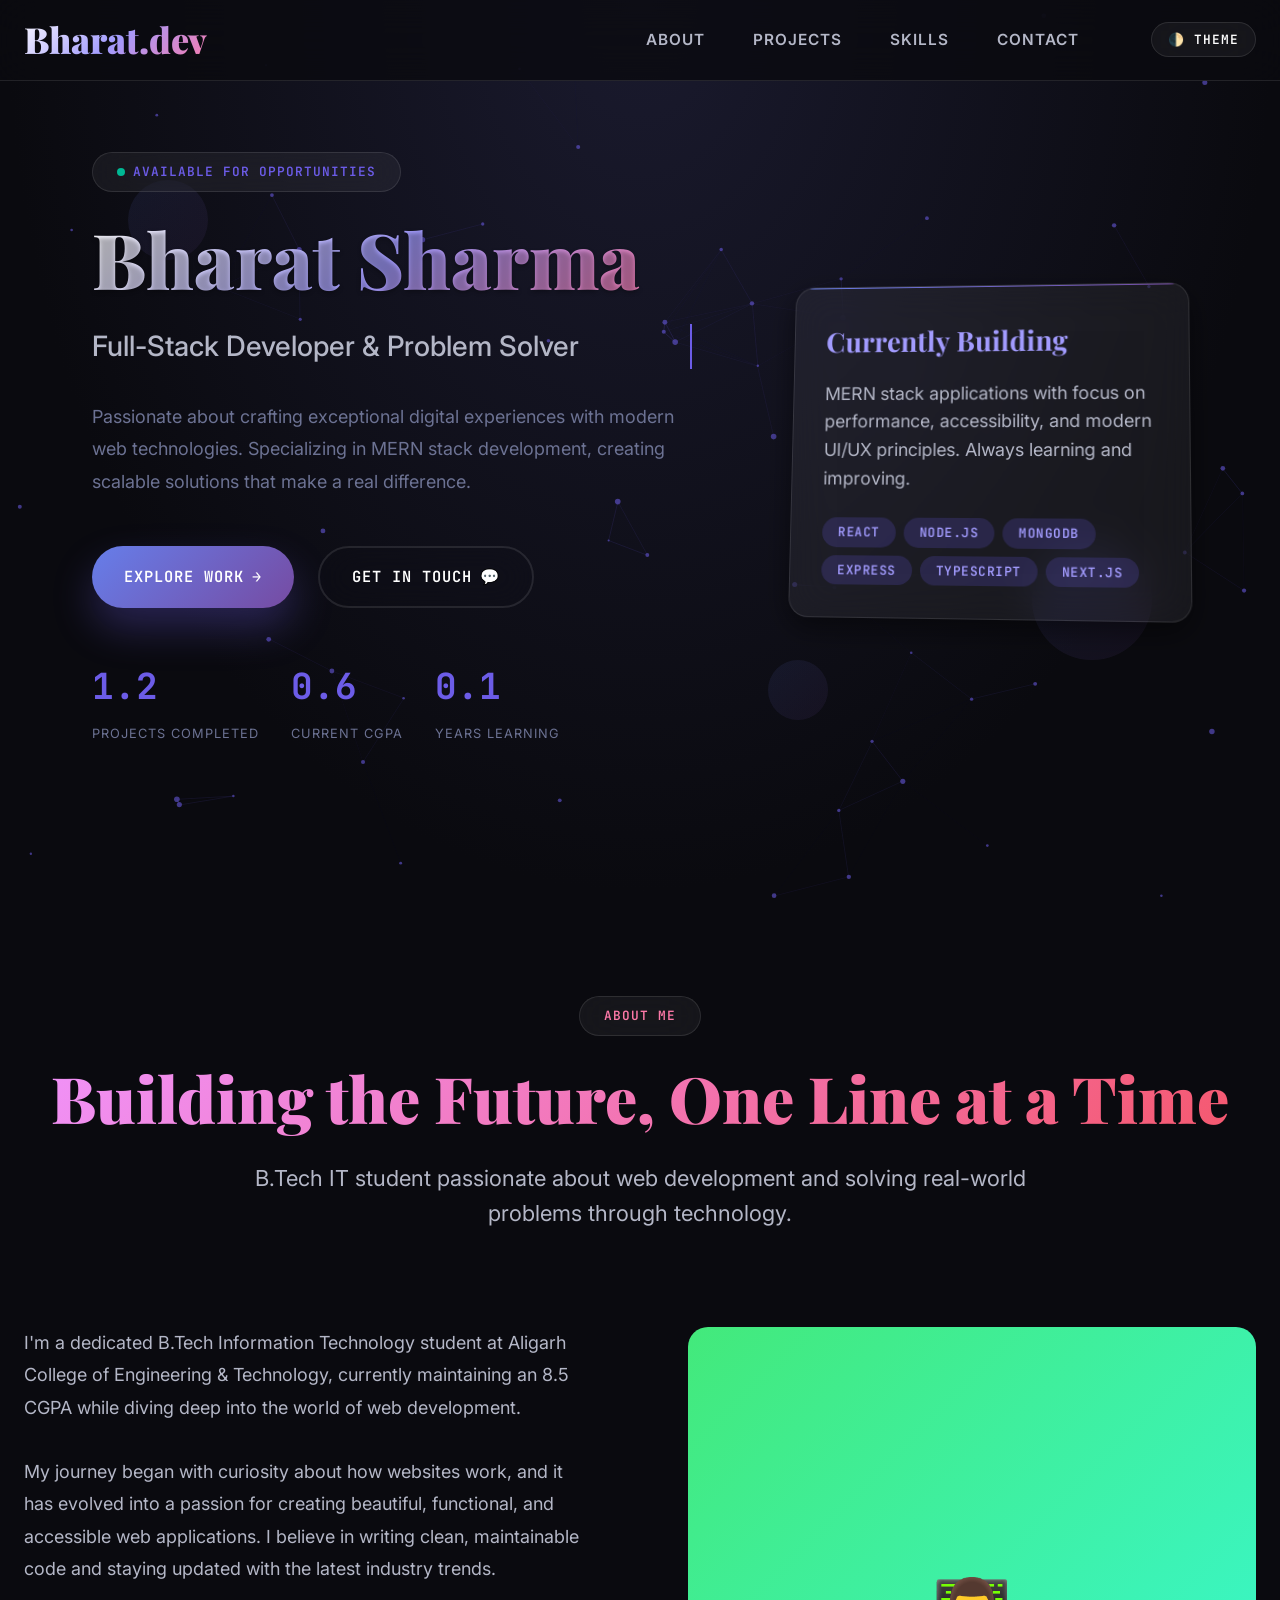
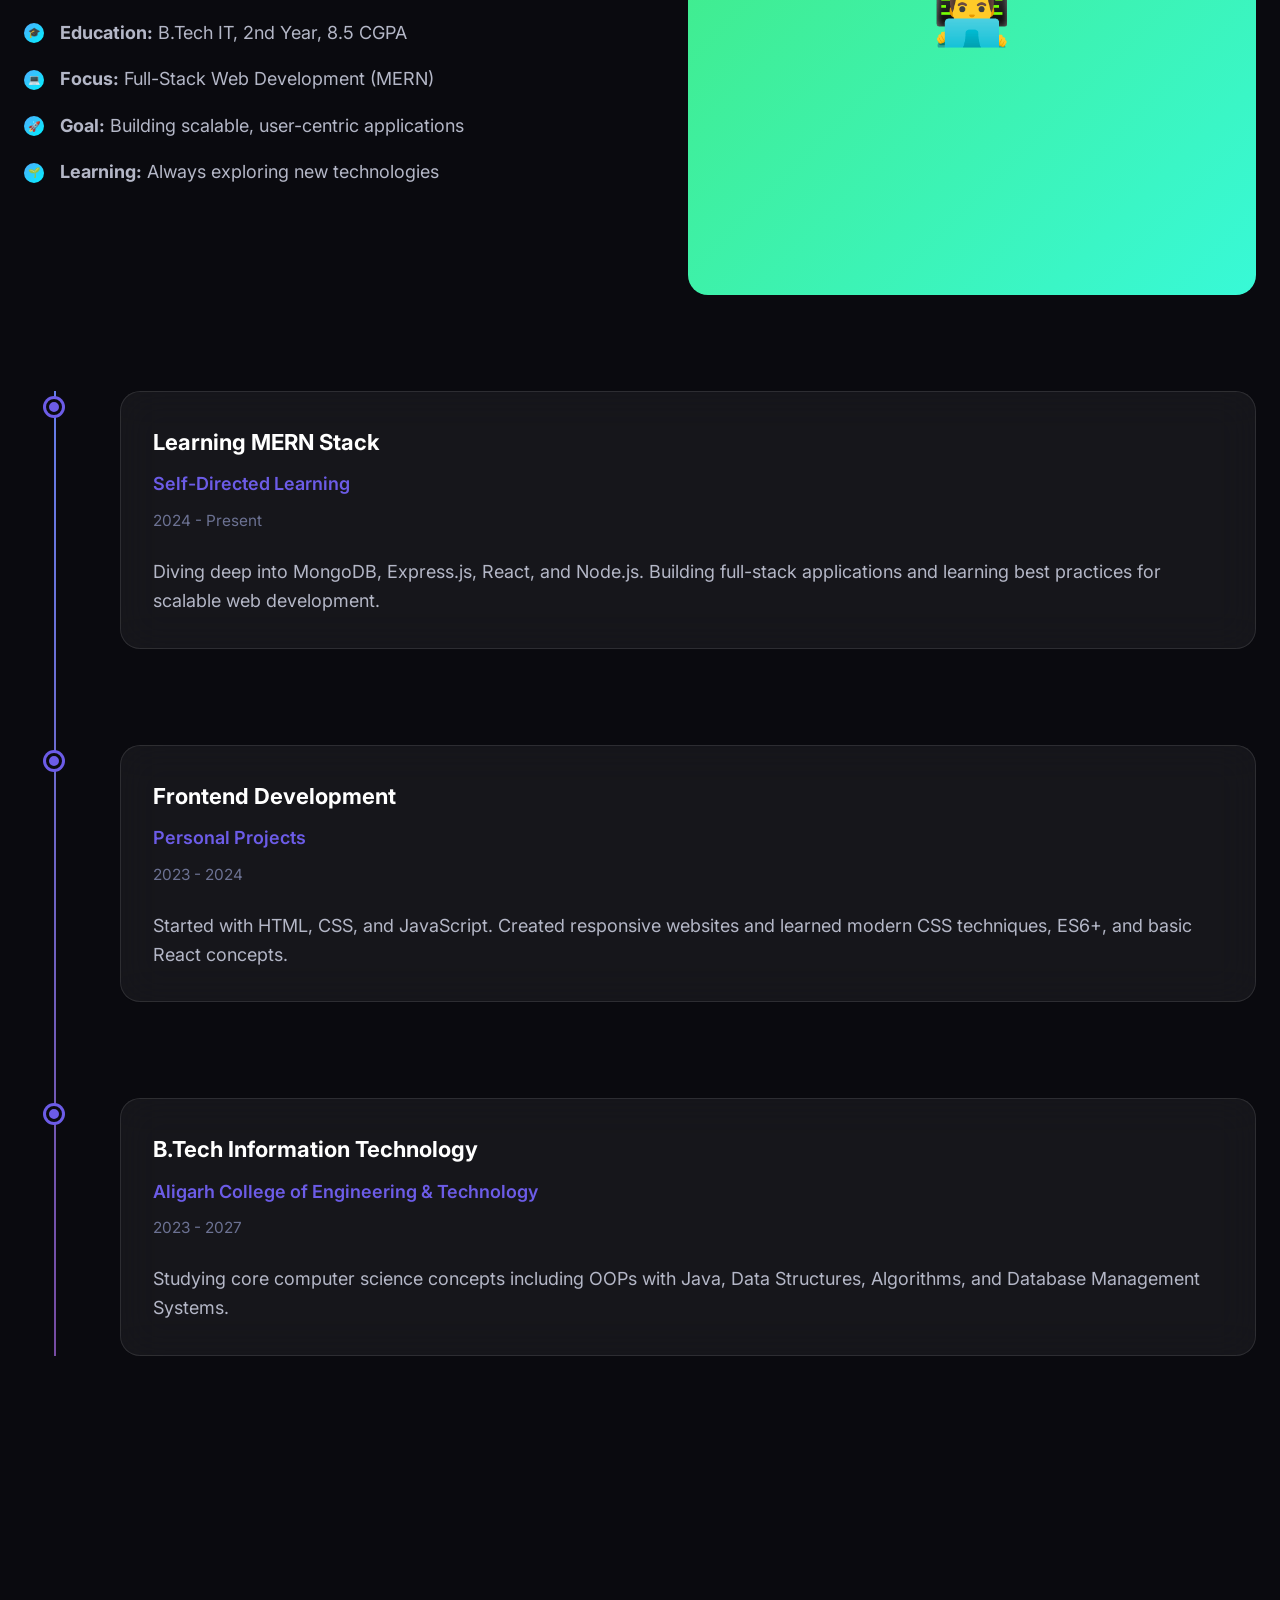
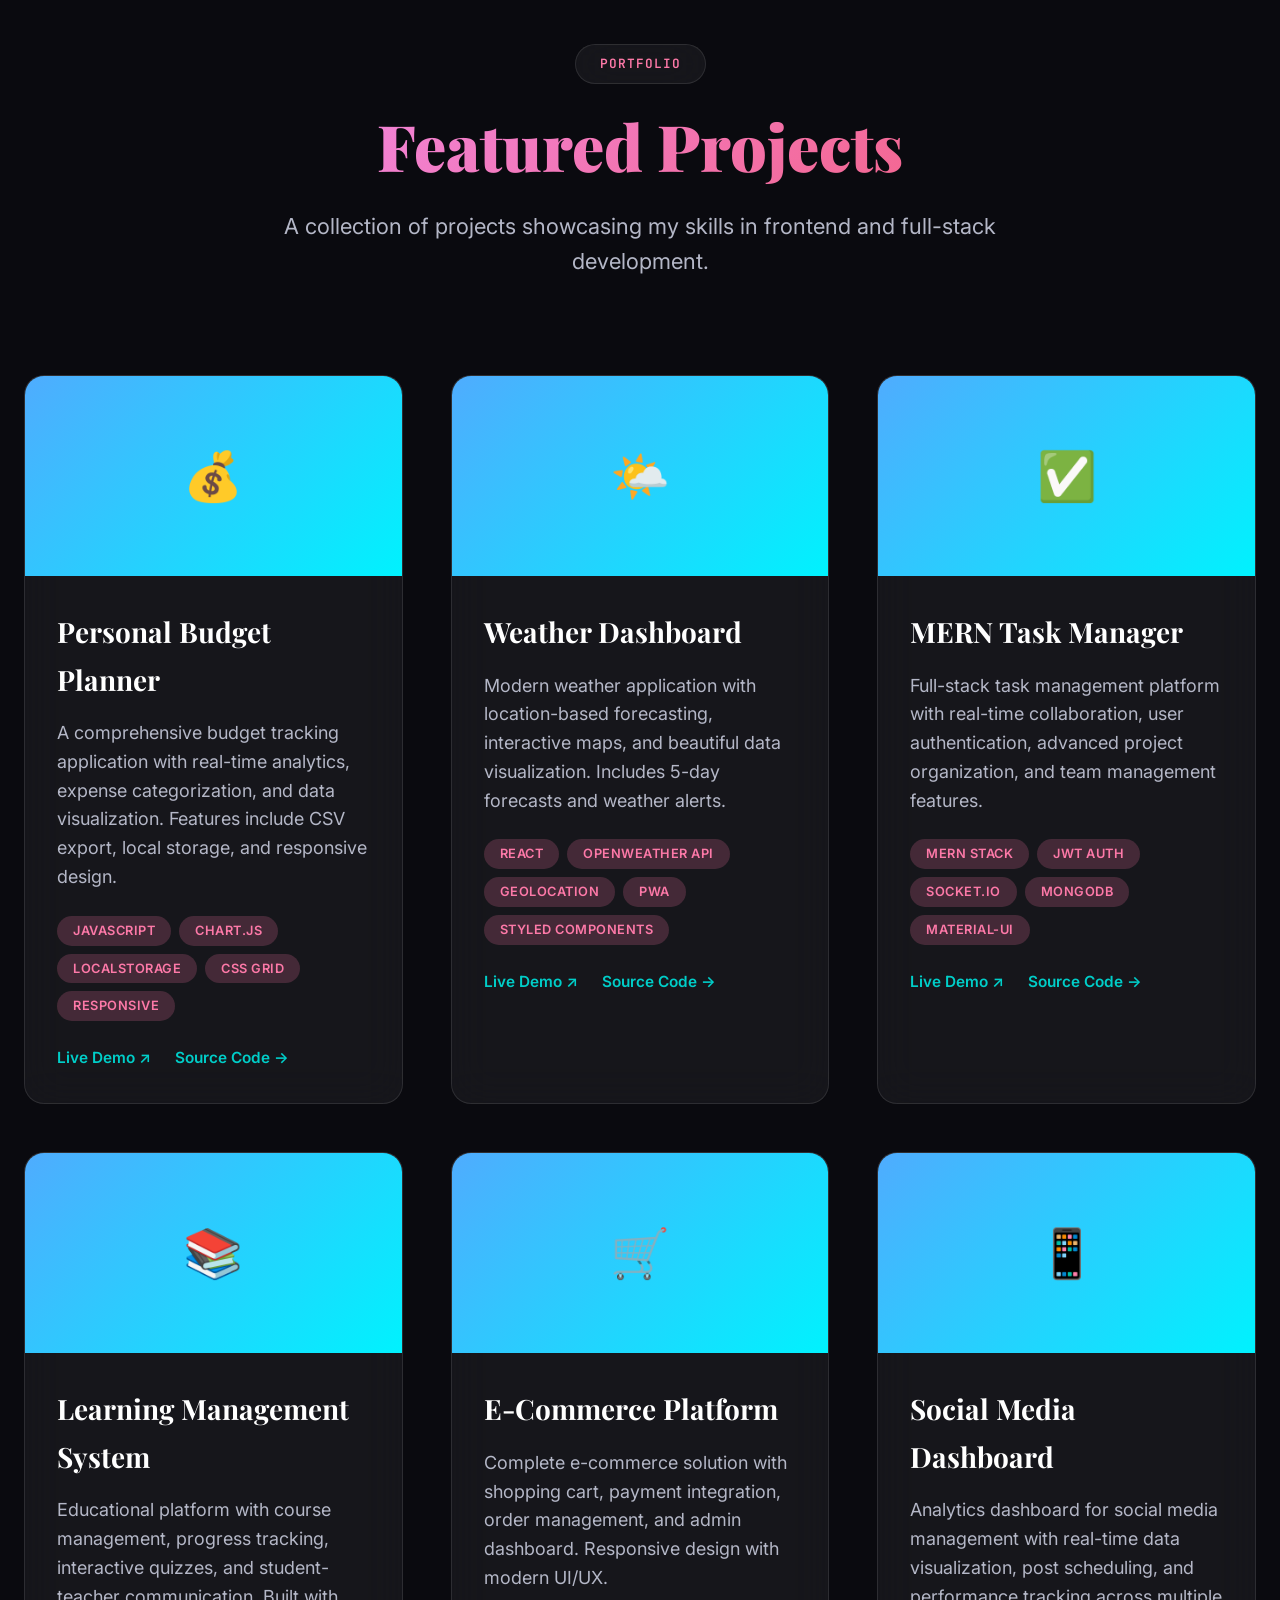
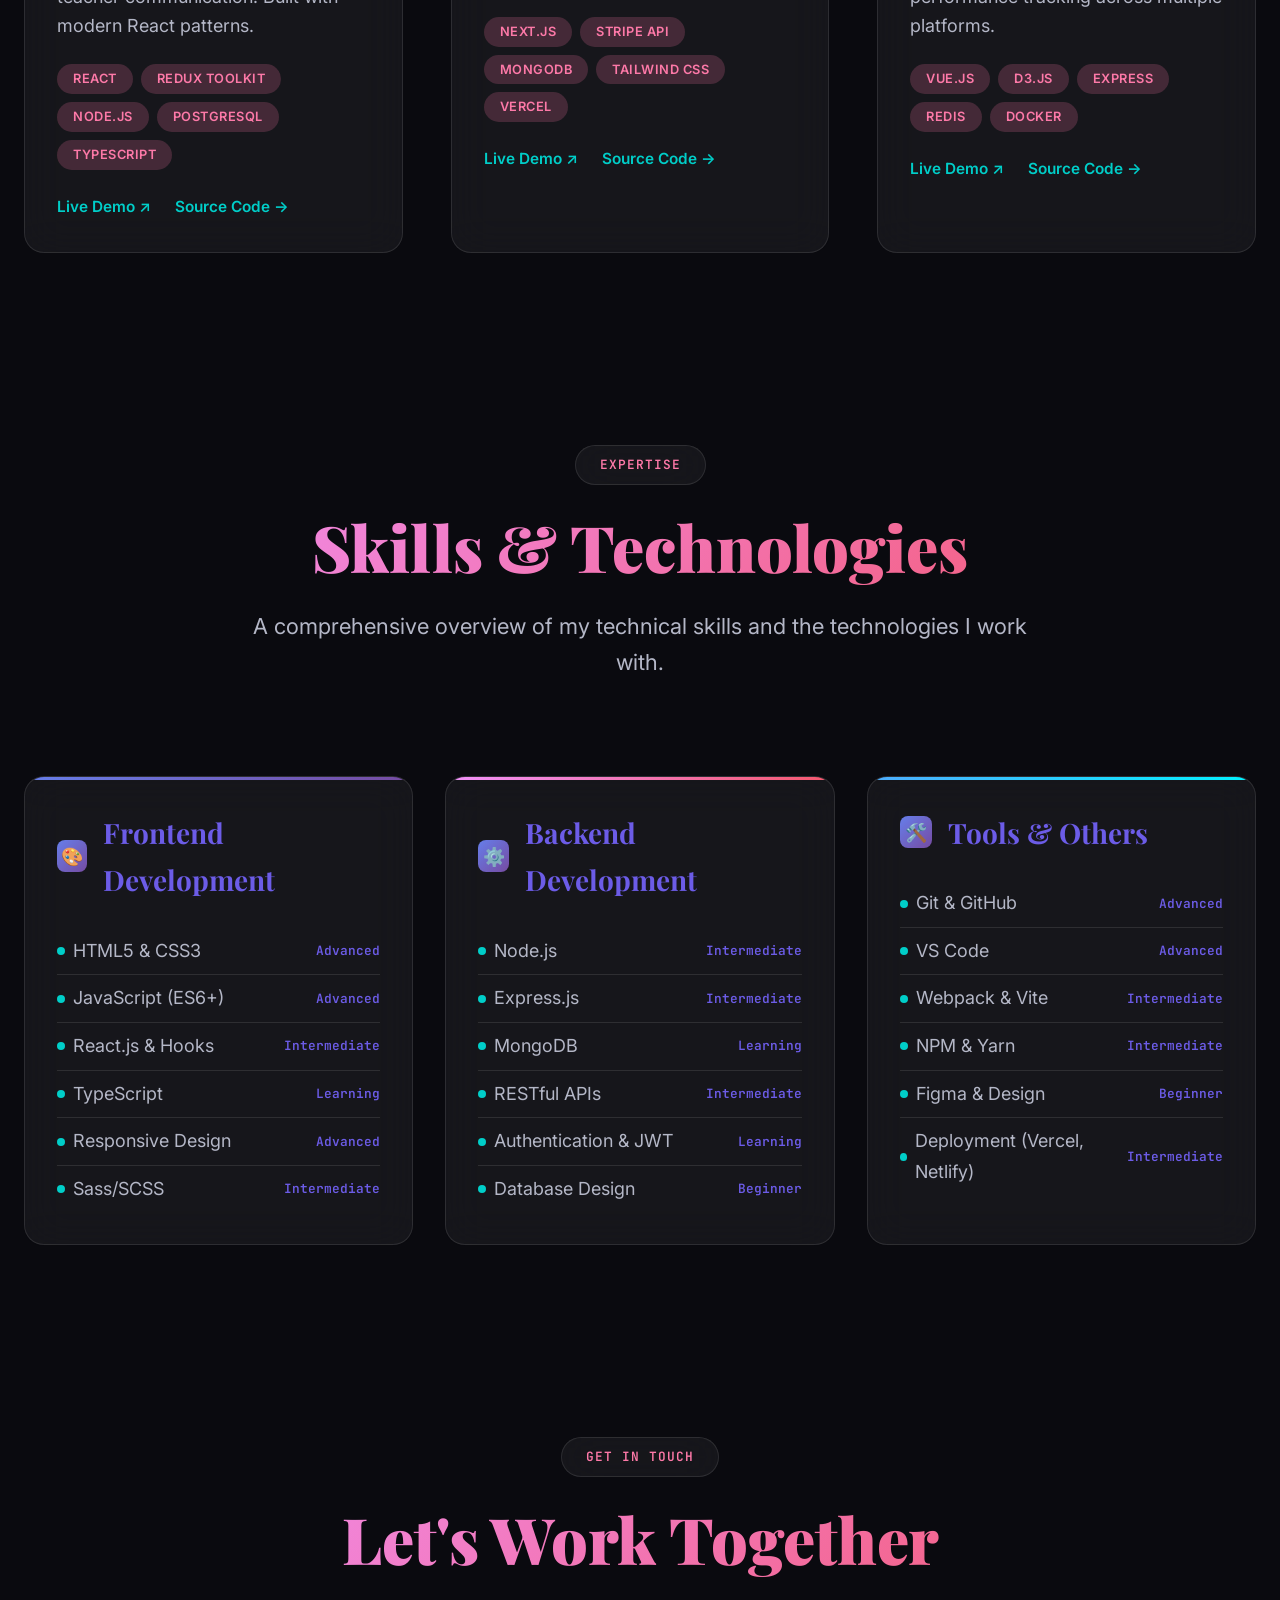
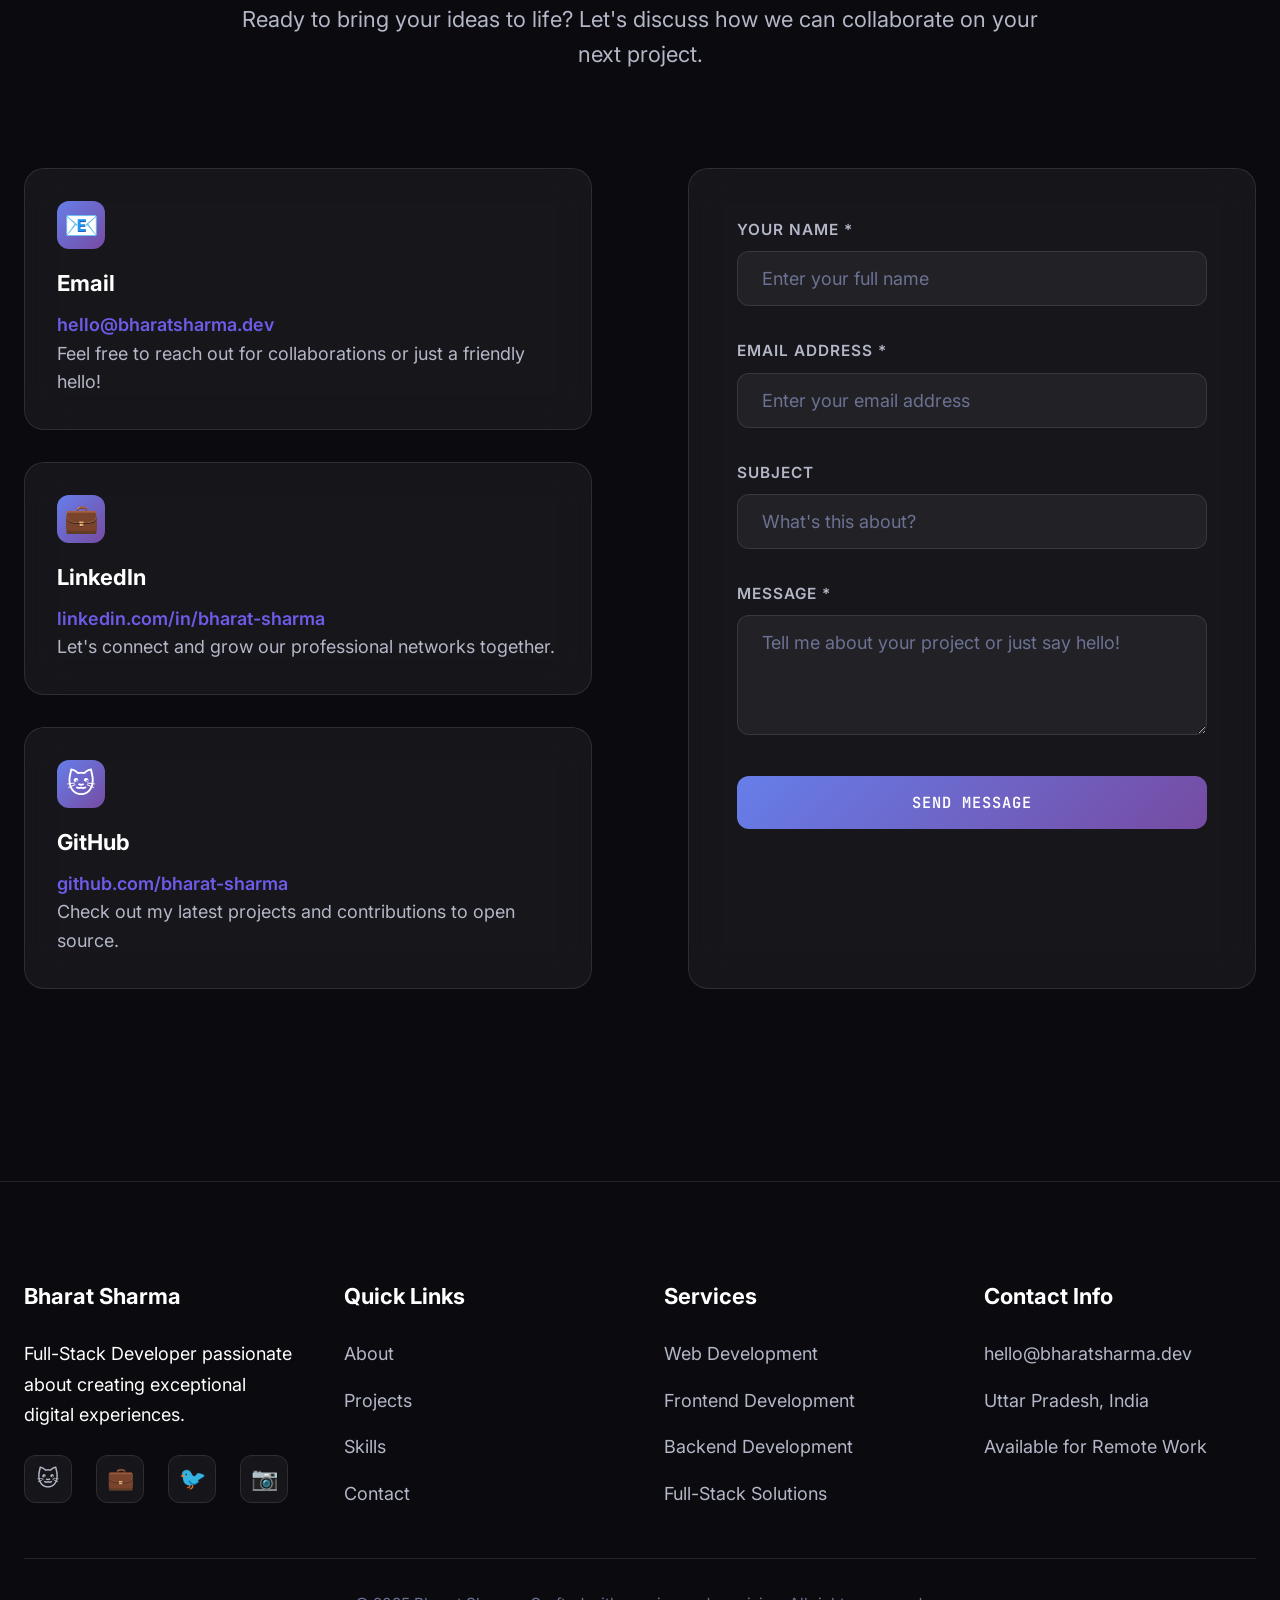
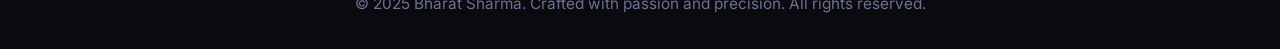
<file: Portfolio.html>
<!DOCTYPE html>
<html lang="en">
<head>
  <meta charset="utf-8">
  <meta name="viewport" content="width=device-width, initial-scale=1, viewport-fit=cover">
  <title>Bharat Sharma — Elite Developer Portfolio</title>
  <meta name="description" content="Bharat Sharma - Full-stack developer crafting exceptional digital experiences with modern web technologies.">
  <meta name="keywords" content="developer, web development, MERN stack, React, Node.js, portfolio">
  <meta name="author" content="Bharat Sharma">
  
  <!-- Open Graph Meta Tags -->
  <meta property="og:title" content="Bharat Sharma — Elite Developer Portfolio">
  <meta property="og:description" content="Full-stack developer crafting exceptional digital experiences">
  <meta property="og:type" content="website">
  <meta property="og:url" content="https://bharatsharma.dev">
  <meta property="og:image" content="https://bharatsharma.dev/preview.jpg">
  
  <!-- Twitter Card Meta Tags -->
  <meta name="twitter:card" content="summary_large_image">
  <meta name="twitter:title" content="Bharat Sharma — Elite Developer Portfolio">
  <meta name="twitter:description" content="Full-stack developer crafting exceptional digital experiences">
  <meta name="twitter:image" content="https://bharatsharma.dev/preview.jpg">
  
  <!-- Favicon -->
  <link rel="icon" type="image/svg+xml" href="data:image/svg+xml,<svg xmlns='http://www.w3.org/2000/svg' viewBox='0 0 100 100'><text y='.9em' font-size='90'>💻</text></svg>">
  
  <!-- Preload Critical Resources -->
  <link rel="preconnect" href="https://fonts.gstatic.com" crossorigin>
  <link rel="preload" href="https://fonts.googleapis.com/css2?family=Inter:wght@300;400;500;600;700;800;900&family=JetBrains+Mono:wght@400;500;600;700&family=Playfair+Display:wght@400;700;900&display=swap" as="style">
  <link href="https://fonts.googleapis.com/css2?family=Inter:wght@300;400;500;600;700;800;900&family=JetBrains+Mono:wght@400;500;600;700&family=Playfair+Display:wght@400;700;900&display=swap" rel="stylesheet">
  
  <!-- PWA Manifest -->
  <link rel="manifest" href="data:application/json,{
    'name': 'Bharat Sharma Portfolio',
    'short_name': 'Bharat.dev',
    'start_url': '/',
    'display': 'standalone',
    'background_color': '#0a0a0f',
    'theme_color': '#6c5ce7'
  }">
  
  <style>
    /* CSS Custom Properties & Base Styles */
    :root {
      /* Color Palette */
      --primary-bg: #0a0a0f;
      --secondary-bg: #1a1a2e;
      --accent-bg: #16213e;
      --glass-bg: rgba(255, 255, 255, 0.05);
      --glass-border: rgba(255, 255, 255, 0.1);
      --text-primary: #ffffff;
      --text-secondary: #b4b7c7;
      --text-muted: #6c7293;
      --accent-primary: #6c5ce7;
      --accent-secondary: #a29bfe;
      --accent-tertiary: #fd79a8;
      --accent-quaternary: #00cec9;
      --accent-success: #00b894;
      --accent-warning: #fdcb6e;
      --accent-error: #e17055;
      
      /* Gradients */
      --gradient-primary: linear-gradient(135deg, #667eea 0%, #764ba2 100%);
      --gradient-secondary: linear-gradient(135deg, #f093fb 0%, #f5576c 100%);
      --gradient-tertiary: linear-gradient(135deg, #4facfe 0%, #00f2fe 100%);
      --gradient-quaternary: linear-gradient(135deg, #43e97b 0%, #38f9d7 100%);
      --gradient-text: linear-gradient(135deg, #ffffff 0%, #a29bfe 50%, #fd79a8 100%);
      --gradient-card: linear-gradient(135deg, rgba(255,255,255,0.1) 0%, rgba(255,255,255,0.05) 100%);
      
      /* Shadows */
      --shadow-primary: 0 20px 40px rgba(108, 92, 231, 0.3);
      --shadow-secondary: 0 10px 30px rgba(0, 0, 0, 0.5);
      --shadow-tertiary: 0 5px 15px rgba(0, 0, 0, 0.3);
      --shadow-glow: 0 0 20px rgba(108, 92, 231, 0.5);
      --shadow-text: 0 2px 4px rgba(0, 0, 0, 0.3);
      
      /* Border Radius */
      --radius-sm: 8px;
      --radius-md: 12px;
      --radius-lg: 20px;
      --radius-xl: 30px;
      --radius-full: 9999px;
      
      /* Transitions */
      --transition-fast: 0.15s cubic-bezier(0.4, 0, 0.2, 1);
      --transition-medium: 0.3s cubic-bezier(0.4, 0, 0.2, 1);
      --transition-slow: 0.6s cubic-bezier(0.4, 0, 0.2, 1);
      --transition-bounce: 0.5s cubic-bezier(0.68, -0.55, 0.265, 1.55);
      
      /* Spacing */
      --space-xs: 4px;
      --space-sm: 8px;
      --space-md: 16px;
      --space-lg: 24px;
      --space-xl: 32px;
      --space-2xl: 48px;
      --space-3xl: 64px;
      --space-4xl: 96px;
      
      /* Typography */
      --font-size-xs: clamp(12px, 1vw, 14px);
      --font-size-sm: clamp(14px, 1.2vw, 16px);
      --font-size-base: clamp(16px, 1.5vw, 18px);
      --font-size-lg: clamp(18px, 2vw, 22px);
      --font-size-xl: clamp(20px, 2.5vw, 28px);
      --font-size-2xl: clamp(24px, 3vw, 36px);
      --font-size-3xl: clamp(28px, 4vw, 48px);
      --font-size-4xl: clamp(32px, 5vw, 64px);
      --font-size-5xl: clamp(40px, 6vw, 80px);
      
      /* Z-Index Scale */
      --z-dropdown: 1000;
      --z-sticky: 1010;
      --z-fixed: 1020;
      --z-modal-backdrop: 1030;
      --z-modal: 1040;
      --z-popover: 1050;
      --z-tooltip: 1060;
      --z-toast: 1070;
    }
    
    /* Light Theme */
    [data-theme="light"] {
      --primary-bg: #ffffff;
      --secondary-bg: #f8fafc;
      --accent-bg: #e2e8f0;
      --glass-bg: rgba(0, 0, 0, 0.05);
      --glass-border: rgba(0, 0, 0, 0.1);
      --text-primary: #1a202c;
      --text-secondary: #4a5568;
      --text-muted: #718096;
      --shadow-primary: 0 20px 40px rgba(108, 92, 231, 0.2);
      --shadow-secondary: 0 10px 30px rgba(0, 0, 0, 0.1);
      --shadow-tertiary: 0 5px 15px rgba(0, 0, 0, 0.08);
    }
    
    /* Reset & Base Styles */
    *, *::before, *::after {
      box-sizing: border-box;
      margin: 0;
      padding: 0;
    }
    
    html {
      scroll-behavior: smooth;
      overflow-x: hidden;
      scroll-padding-top: 80px;
    }
    
    body {
      font-family: 'Inter', system-ui, -apple-system, BlinkMacSystemFont, sans-serif;
      background-color: var(--primary-bg);
      color: var(--text-primary);
      line-height: 1.7;
      overflow-x: hidden;
      font-size: var(--font-size-base);
      -webkit-font-smoothing: antialiased;
      -moz-osx-font-smoothing: grayscale;
      text-rendering: optimizeLegibility;
      transition: background-color var(--transition-medium), color var(--transition-medium);
    }
    
    /* Improved Scrollbar */
    ::-webkit-scrollbar {
      width: 8px;
      height: 8px;
    }
    
    ::-webkit-scrollbar-track {
      background: var(--secondary-bg);
    }
    
    ::-webkit-scrollbar-thumb {
      background: var(--gradient-primary);
      border-radius: var(--radius-full);
      border: 2px solid var(--secondary-bg);
    }
    
    ::-webkit-scrollbar-thumb:hover {
      background: var(--gradient-secondary);
    }
    
    /* Selection Styles */
    ::selection {
      background: var(--accent-primary);
      color: white;
    }
    
    /* Focus Styles */
    :focus-visible {
      outline: 2px solid var(--accent-primary);
      outline-offset: 2px;
      border-radius: var(--radius-sm);
    }
    
    /* Loading Screen */
    .loading-screen {
      position: fixed;
      top: 0;
      left: 0;
      width: 100%;
      height: 100%;
      background: var(--primary-bg);
      display: flex;
      flex-direction: column;
      align-items: center;
      justify-content: center;
      z-index: var(--z-modal);
      transition: opacity var(--transition-slow), visibility var(--transition-slow);
    }
    
    .loading-screen.hidden {
      opacity: 0;
      visibility: hidden;
    }
    
    .loader {
      width: 60px;
      height: 60px;
      border: 3px solid transparent;
      border-top: 3px solid var(--accent-primary);
      border-radius: 50%;
      animation: spin 1s linear infinite;
      margin-bottom: var(--space-lg);
    }
    
    .loading-text {
      font-family: 'JetBrains Mono', monospace;
      font-size: var(--font-size-sm);
      color: var(--text-secondary);
      text-transform: uppercase;
      letter-spacing: 2px;
      animation: pulse 2s ease-in-out infinite;
    }
    
    @keyframes spin {
      0% { transform: rotate(0deg); }
      100% { transform: rotate(360deg); }
    }
    
    @keyframes pulse {
      0%, 100% { opacity: 1; }
      50% { opacity: 0.5; }
    }
    
    /* Neural Network Background */
    .neural-bg {
      position: fixed;
      top: 0;
      left: 0;
      width: 100%;
      height: 100%;
      z-index: -2;
      background: radial-gradient(ellipse at top, var(--secondary-bg) 0%, var(--primary-bg) 70%);
      transition: background var(--transition-medium);
    }
    
    #neural-canvas {
      position: fixed;
      top: 0;
      left: 0;
      width: 100%;
      height: 100%;
      z-index: -1;
      pointer-events: none;
      opacity: 0.8;
      transition: opacity var(--transition-medium);
    }
    
    /* Floating Elements */
    .floating-shapes {
      position: fixed;
      top: 0;
      left: 0;
      width: 100%;
      height: 100%;
      z-index: -1;
      pointer-events: none;
      overflow: hidden;
    }
    
    .floating-shape {
      position: absolute;
      background: var(--gradient-primary);
      border-radius: 50%;
      opacity: 0.1;
      animation: float 20s ease-in-out infinite;
    }
    
    .floating-shape:nth-child(1) {
      width: 80px;
      height: 80px;
      top: 20%;
      left: 10%;
      animation-delay: 0s;
    }
    
    .floating-shape:nth-child(2) {
      width: 120px;
      height: 120px;
      top: 60%;
      right: 10%;
      animation-delay: -5s;
    }
    
    .floating-shape:nth-child(3) {
      width: 60px;
      height: 60px;
      bottom: 20%;
      left: 60%;
      animation-delay: -10s;
    }
    
    @keyframes float {
      0%, 100% {
        transform: translateY(0px) rotate(0deg);
      }
      33% {
        transform: translateY(-30px) rotate(120deg);
      }
      66% {
        transform: translateY(30px) rotate(240deg);
      }
    }
    
    /* Header & Navigation */
    .header {
      position: fixed;
      top: 0;
      left: 0;
      right: 0;
      z-index: var(--z-sticky);
      background: rgba(10, 10, 15, 0.8);
      backdrop-filter: blur(20px);
      border-bottom: 1px solid var(--glass-border);
      transition: all var(--transition-medium);
    }
    
    .header.scrolled {
      background: rgba(10, 10, 15, 0.95);
      box-shadow: var(--shadow-tertiary);
    }
    
    .nav-container {
      max-width: 1400px;
      margin: 0 auto;
      padding: 0 var(--space-lg);
      display: flex;
      justify-content: space-between;
      align-items: center;
      height: 80px;
    }
    
    .logo {
      font-family: 'Playfair Display', serif;
      font-size: var(--font-size-2xl);
      font-weight: 900;
      background: var(--gradient-text);
      -webkit-background-clip: text;
      -webkit-text-fill-color: transparent;
      background-clip: text;
      cursor: pointer;
      transition: transform var(--transition-fast);
    }
    
    .logo:hover {
      transform: scale(1.05);
    }
    
    .nav-menu {
      display: flex;
      gap: var(--space-2xl);
      list-style: none;
      align-items: center;
    }
    
    .nav-link {
      color: var(--text-secondary);
      text-decoration: none;
      font-weight: 600;
      font-size: var(--font-size-sm);
      text-transform: uppercase;
      letter-spacing: 1px;
      transition: all var(--transition-fast);
      position: relative;
      padding: var(--space-sm) 0;
    }
    
    .nav-link::after {
      content: '';
      position: absolute;
      bottom: 0;
      left: 0;
      width: 0;
      height: 2px;
      background: var(--gradient-primary);
      transition: width var(--transition-medium);
    }
    
    .nav-link:hover,
    .nav-link.active {
      color: var(--text-primary);
    }
    
    .nav-link:hover::after,
    .nav-link.active::after {
      width: 100%;
    }
    
    .theme-toggle {
      background: var(--glass-bg);
      backdrop-filter: blur(20px);
      border: 1px solid var(--glass-border);
      border-radius: var(--radius-full);
      padding: var(--space-sm) var(--space-md);
      cursor: pointer;
      transition: all var(--transition-fast);
      color: var(--text-primary);
      font-family: 'JetBrains Mono', monospace;
      font-size: var(--font-size-xs);
      font-weight: 600;
      text-transform: uppercase;
      letter-spacing: 1px;
      margin-left: var(--space-lg);
    }
    
    .theme-toggle:hover {
      background: rgba(255, 255, 255, 0.1);
      transform: scale(1.05);
    }
    
    .mobile-menu-toggle {
      display: none;
      background: none;
      border: none;
      color: var(--text-primary);
      font-size: var(--font-size-xl);
      cursor: pointer;
      padding: var(--space-sm);
      transition: transform var(--transition-fast);
    }
    
    .mobile-menu-toggle:hover {
      transform: scale(1.1);
    }
    
    .mobile-menu {
      position: fixed;
      top: 0;
      right: -100%;
      width: 300px;
      height: 100vh;
      background: var(--glass-bg);
      backdrop-filter: blur(30px);
      border-left: 1px solid var(--glass-border);
      padding: var(--space-4xl) var(--space-lg) var(--space-lg);
      display: flex;
      flex-direction: column;
      gap: var(--space-xl);
      transition: right var(--transition-slow);
      z-index: var(--z-modal);
    }
    
    .mobile-menu.active {
      right: 0;
    }
    
    .mobile-menu-overlay {
      position: fixed;
      top: 0;
      left: 0;
      width: 100%;
      height: 100%;
      background: rgba(0, 0, 0, 0.5);
      opacity: 0;
      visibility: hidden;
      transition: all var(--transition-medium);
      z-index: var(--z-modal-backdrop);
    }
    
    .mobile-menu-overlay.active {
      opacity: 1;
      visibility: visible;
    }
    
    .mobile-menu-close {
      position: absolute;
      top: var(--space-lg);
      right: var(--space-lg);
      background: none;
      border: none;
      color: var(--text-primary);
      font-size: var(--font-size-xl);
      cursor: pointer;
      padding: var(--space-sm);
    }
    
    .mobile-nav-link {
      color: var(--text-primary);
      text-decoration: none;
      font-weight: 600;
      font-size: var(--font-size-lg);
      text-transform: uppercase;
      letter-spacing: 1px;
      padding: var(--space-md) 0;
      border-bottom: 1px solid var(--glass-border);
      transition: all var(--transition-fast);
    }
    
    .mobile-nav-link:hover {
      color: var(--accent-primary);
      padding-left: var(--space-md);
    }
    
    /* Container */
    .container {
      max-width: 1400px;
      margin: 0 auto;
      padding: 0 var(--space-lg);
    }
    
    /* Hero Section */
    .hero {
      min-height: 100vh;
      display: flex;
      align-items: center;
      position: relative;
      overflow: hidden;
      padding: var(--space-4xl) 0;
    }
    
    .hero-content {
      display: grid;
      grid-template-columns: 1fr 400px;
      gap: var(--space-4xl);
      align-items: center;
      width: 100%;
      position: relative;
      z-index: 1;
    }
    
    .hero-text {
      animation: slideInLeft 1s ease-out;
    }
    
    .hero-badge {
      display: inline-flex;
      align-items: center;
      gap: var(--space-sm);
      background: var(--glass-bg);
      backdrop-filter: blur(20px);
      border: 1px solid var(--glass-border);
      border-radius: var(--radius-full);
      padding: var(--space-sm) var(--space-lg);
      margin-bottom: var(--space-lg);
      font-family: 'JetBrains Mono', monospace;
      font-size: var(--font-size-xs);
      font-weight: 600;
      text-transform: uppercase;
      letter-spacing: 1px;
      color: var(--accent-primary);
    }
    
    .hero-badge .badge-dot {
      width: 8px;
      height: 8px;
      background: var(--accent-success);
      border-radius: 50%;
      animation: pulse-dot 2s ease-in-out infinite;
    }
    
    @keyframes pulse-dot {
      0%, 100% {
        transform: scale(1);
        opacity: 1;
      }
      50% {
        transform: scale(1.2);
        opacity: 0.8;
      }
    }
    
    .hero-title {
      font-family: 'Playfair Display', serif;
      font-size: var(--font-size-5xl);
      font-weight: 900;
      line-height: 1.1;
      margin-bottom: var(--space-lg);
      background: var(--gradient-text);
      -webkit-background-clip: text;
      -webkit-text-fill-color: transparent;
      background-clip: text;
      text-shadow: var(--shadow-text);
    }
    
    .hero-subtitle {
      font-size: var(--font-size-xl);
      color: var(--text-secondary);
      margin-bottom: var(--space-xl);
      font-weight: 500;
      line-height: 1.6;
    }
    
    .typewriter {
      overflow: hidden;
      border-right: 2px solid var(--accent-primary);
      white-space: nowrap;
      animation: typewriter 3s steps(40) 1s forwards, blink 1s infinite;
      width: 0;
    }
    
    @keyframes typewriter {
      from { width: 0; }
      to { width: 100%; }
    }
    
    @keyframes blink {
      0%, 50% { border-color: var(--accent-primary); }
      51%, 100% { border-color: transparent; }
    }
    
    .hero-description {
      font-size: var(--font-size-base);
      color: var(--text-muted);
      margin-bottom: var(--space-2xl);
      line-height: 1.8;
      max-width: 600px;
    }
    
    .cta-buttons {
      display: flex;
      gap: var(--space-lg);
      flex-wrap: wrap;
      margin-bottom: var(--space-2xl);
    }
    
    .btn {
      display: inline-flex;
      align-items: center;
      justify-content: center;
      gap: var(--space-sm);
      padding: var(--space-md) var(--space-xl);
      border: none;
      border-radius: var(--radius-full);
      font-family: 'JetBrains Mono', monospace;
      font-weight: 600;
      font-size: var(--font-size-sm);
      text-decoration: none;
      text-transform: uppercase;
      letter-spacing: 1px;
      cursor: pointer;
      transition: all var(--transition-medium);
      position: relative;
      overflow: hidden;
      min-width: 160px;
    }
    
    .btn::before {
      content: '';
      position: absolute;
      top: 0;
      left: -100%;
      width: 100%;
      height: 100%;
      background: linear-gradient(90deg, transparent, rgba(255, 255, 255, 0.2), transparent);
      transition: left 0.5s;
    }
    
    .btn:hover::before {
      left: 100%;
    }
    
    .btn-primary {
      background: var(--gradient-primary);
      color: white;
      box-shadow: var(--shadow-primary);
    }
    
    .btn-primary:hover {
      transform: translateY(-3px);
      box-shadow: 0 25px 50px rgba(108, 92, 231, 0.4);
    }
    
    .btn-secondary {
      background: transparent;
      color: var(--text-primary);
      border: 2px solid var(--glass-border);
      backdrop-filter: blur(20px);
    }
    
    .btn-secondary:hover {
      background: var(--glass-bg);
      border-color: var(--accent-primary);
      transform: translateY(-2px);
    }
    
    .hero-stats {
      display: flex;
      gap: var(--space-xl);
    }
    
    .stat-item {
      text-align: left;
    }
    
    .stat-number {
      font-family: 'JetBrains Mono', monospace;
      font-size: var(--font-size-2xl);
      font-weight: 700;
      color: var(--accent-primary);
      display: block;
    }
    
    .stat-label {
      font-size: var(--font-size-xs);
      color: var(--text-muted);
      text-transform: uppercase;
      letter-spacing: 1px;
      margin-top: var(--space-xs);
    }
    
    .floating-card {
      background: var(--glass-bg);
      backdrop-filter: blur(20px);
      border: 1px solid var(--glass-border);
      border-radius: var(--radius-lg);
      padding: var(--space-xl);
      transform: perspective(1000px) rotateY(-5deg) rotateX(5deg);
      transition: all var(--transition-slow);
      box-shadow: var(--shadow-secondary);
      animation: slideInRight 1s ease-out;
      position: relative;
      overflow: hidden;
    }
    
    .floating-card::before {
      content: '';
      position: absolute;
      top: 0;
      left: 0;
      right: 0;
      height: 1px;
      background: var(--gradient-primary);
    }
    
    .floating-card:hover {
      transform: perspective(1000px) rotateY(0deg) rotateX(0deg) translateY(-10px);
      box-shadow: var(--shadow-primary);
    }
    
    .card-title {
      font-family: 'Playfair Display', serif;
      font-size: var(--font-size-xl);
      font-weight: 700;
      margin-bottom: var(--space-md);
      color: var(--accent-secondary);
    }
    
    .card-description {
      color: var(--text-secondary);
      line-height: 1.6;
      margin-bottom: var(--space-lg);
    }
    
    .tech-stack {
      display: flex;
      flex-wrap: wrap;
      gap: var(--space-sm);
    }
    
    .tech-tag {
      background: rgba(108, 92, 231, 0.2);
      color: var(--accent-secondary);
      padding: var(--space-xs) var(--space-md);
      border-radius: var(--radius-full);
      font-size: var(--font-size-xs);
      font-weight: 600;
      font-family: 'JetBrains Mono', monospace;
      text-transform: uppercase;
      letter-spacing: 0.5px;
    }
    
    /* Section Styles */
    .section {
      padding: var(--space-4xl) 0;
      position: relative;
    }
    
    .section-header {
      text-align: center;
      margin-bottom: var(--space-4xl);
    }
    
    .section-badge {
      display: inline-block;
      background: var(--glass-bg);
      backdrop-filter: blur(20px);
      border: 1px solid var(--glass-border);
      border-radius: var(--radius-full);
      padding: var(--space-sm) var(--space-lg);
      margin-bottom: var(--space-lg);
      font-family: 'JetBrains Mono', monospace;
      font-size: var(--font-size-xs);
      font-weight: 600;
      text-transform: uppercase;
      letter-spacing: 1px;
      color: var(--accent-tertiary);
    }
    
    .section-title {
      font-family: 'Playfair Display', serif;
      font-size: var(--font-size-4xl);
      font-weight: 900;
      margin-bottom: var(--space-lg);
      background: var(--gradient-secondary);
      -webkit-background-clip: text;
      -webkit-text-fill-color: transparent;
      background-clip: text;
      line-height: 1.2;
    }
    
    .section-description {
      font-size: var(--font-size-lg);
      color: var(--text-secondary);
      max-width: 800px;
      margin: 0 auto;
      line-height: 1.6;
    }
    
    /* About Section */
    .about-content {
      display: grid;
      grid-template-columns: 1fr 1fr;
      gap: var(--space-4xl);
      align-items: start;
    }
    
    .about-text {
      font-size: var(--font-size-base);
      color: var(--text-secondary);
      line-height: 1.8;
      margin-bottom: var(--space-xl);
    }
    
    .about-highlights {
      list-style: none;
      margin-bottom: var(--space-xl);
    }
    
    .about-highlights li {
      display: flex;
      align-items: center;
      gap: var(--space-md);
      margin-bottom: var(--space-md);
      font-size: var(--font-size-base);
      color: var(--text-secondary);
    }
    
    .highlight-icon {
      width: 20px;
      height: 20px;
      background: var(--gradient-tertiary);
      border-radius: 50%;
      display: flex;
      align-items: center;
      justify-content: center;
      font-size: 10px;
      color: white;
      flex-shrink: 0;
    }
    
    .about-image {
      position: relative;
      border-radius: var(--radius-lg);
      overflow: hidden;
      aspect-ratio: 1;
      background: var(--gradient-quaternary);
      display: flex;
      align-items: center;
      justify-content: center;
      font-size: var(--font-size-4xl);
      color: white;
    }
    
    /* Experience Timeline */
    .experience-timeline {
      position: relative;
      margin-top: var(--space-4xl);
    }
    
    .timeline-line {
      position: absolute;
      left: 30px;
      top: 0;
      bottom: 0;
      width: 2px;
      background: var(--gradient-primary);
    }
    
    .timeline-item {
      position: relative;
      padding-left: var(--space-4xl);
      margin-bottom: var(--space-4xl);
    }
    
    .timeline-dot {
      position: absolute;
      left: 22px;
      top: 8px;
      width: 16px;
      height: 16px;
      background: var(--accent-primary);
      border-radius: 50%;
      border: 3px solid var(--primary-bg);
      box-shadow: 0 0 0 3px var(--accent-primary);
    }
    
    .timeline-content {
      background: var(--glass-bg);
      backdrop-filter: blur(20px);
      border: 1px solid var(--glass-border);
      border-radius: var(--radius-lg);
      padding: var(--space-xl);
      transition: transform var(--transition-medium);
    }
    
    .timeline-content:hover {
      transform: translateY(-5px);
    }
    
    .timeline-title {
      font-size: var(--font-size-lg);
      font-weight: 700;
      color: var(--text-primary);
      margin-bottom: var(--space-sm);
    }
    
    .timeline-company {
      color: var(--accent-primary);
      font-weight: 600;
      margin-bottom: var(--space-sm);
    }
    
    .timeline-period {
      color: var(--text-muted);
      font-size: var(--font-size-sm);
      margin-bottom: var(--space-lg);
    }
    
    .timeline-description {
      color: var(--text-secondary);
      line-height: 1.6;
    }
    
    /* Projects Grid */
    .projects-grid {
      display: grid;
      grid-template-columns: repeat(auto-fit, minmax(350px, 1fr));
      gap: var(--space-2xl);
      margin-top: var(--space-4xl);
    }
    
    .project-card {
      background: var(--glass-bg);
      backdrop-filter: blur(20px);
      border: 1px solid var(--glass-border);
      border-radius: var(--radius-lg);
      overflow: hidden;
      transition: all var(--transition-slow);
      cursor: pointer;
      position: relative;
      group: hover;
    }
    
    .project-card:hover {
      transform: translateY(-10px) rotateX(2deg);
      box-shadow: var(--shadow-primary);
    }
    
    .project-image {
      height: 200px;
      background: var(--gradient-tertiary);
      position: relative;
      overflow: hidden;
      display: flex;
      align-items: center;
      justify-content: center;
      font-size: var(--font-size-3xl);
      color: white;
      font-weight: 700;
    }
    
    .project-image::before {
      content: '';
      position: absolute;
      top: 0;
      left: -100%;
      width: 100%;
      height: 100%;
      background: linear-gradient(90deg, transparent, rgba(255, 255, 255, 0.2), transparent);
      transition: left 0.5s;
    }
    
    .project-card:hover .project-image::before {
      left: 100%;
    }
    
    .project-content {
      padding: var(--space-xl);
    }
    
    .project-title {
      font-size: var(--font-size-xl);
      font-weight: 700;
      color: var(--text-primary);
      margin-bottom: var(--space-md);
      font-family: 'Playfair Display', serif;
    }
    
    .project-description {
      color: var(--text-secondary);
      line-height: 1.6;
      margin-bottom: var(--space-lg);
    }
    
    .project-tags {
      display: flex;
      flex-wrap: wrap;
      gap: var(--space-sm);
      margin-bottom: var(--space-lg);
    }
    
    .project-tag {
      background: rgba(253, 121, 168, 0.2);
      color: var(--accent-tertiary);
      padding: var(--space-xs) var(--space-md);
      border-radius: var(--radius-full);
      font-size: var(--font-size-xs);
      font-weight: 600;
      text-transform: uppercase;
      letter-spacing: 0.5px;
    }
    
    .project-links {
      display: flex;
      gap: var(--space-lg);
    }
    
    .project-link {
      color: var(--accent-quaternary);
      text-decoration: none;
      font-weight: 600;
      font-size: var(--font-size-sm);
      transition: all var(--transition-fast);
      display: flex;
      align-items: center;
      gap: var(--space-xs);
    }
    
    .project-link:hover {
      color: var(--text-primary);
      transform: translateX(5px);
    }
    
    /* Skills Section */
    .skills-grid {
      display: grid;
      grid-template-columns: repeat(auto-fit, minmax(300px, 1fr));
      gap: var(--space-xl);
      margin-top: var(--space-4xl);
    }
    
    .skill-category {
      background: var(--glass-bg);
      backdrop-filter: blur(20px);
      border: 1px solid var(--glass-border);
      border-radius: var(--radius-lg);
      padding: var(--space-xl);
      transition: all var(--transition-medium);
      position: relative;
      overflow: hidden;
    }
    
    .skill-category::before {
      content: '';
      position: absolute;
      top: 0;
      left: 0;
      right: 0;
      height: 3px;
      background: var(--gradient-primary);
    }
    
    .skill-category:hover {
      transform: translateY(-10px);
      box-shadow: var(--shadow-secondary);
    }
    
    .skill-category:nth-child(2)::before {
      background: var(--gradient-secondary);
    }
    
    .skill-category:nth-child(3)::before {
      background: var(--gradient-tertiary);
    }
    
    .skill-title {
      font-family: 'Playfair Display', serif;
      font-size: var(--font-size-xl);
      font-weight: 700;
      margin-bottom: var(--space-lg);
      color: var(--accent-primary);
      display: flex;
      align-items: center;
      gap: var(--space-md);
    }
    
    .skill-icon {
      width: 32px;
      height: 32px;
      background: var(--gradient-primary);
      border-radius: var(--radius-sm);
      display: flex;
      align-items: center;
      justify-content: center;
      font-size: var(--font-size-base);
    }
    
    .skill-list {
      list-style: none;
    }
    
    .skill-item {
      display: flex;
      align-items: center;
      justify-content: space-between;
      padding: var(--space-sm) 0;
      color: var(--text-secondary);
      border-bottom: 1px solid var(--glass-border);
      transition: all var(--transition-fast);
    }
    
    .skill-item:last-child {
      border-bottom: none;
    }
    
    .skill-item:hover {
      color: var(--text-primary);
      padding-left: var(--space-md);
    }
    
    .skill-name {
      display: flex;
      align-items: center;
      gap: var(--space-sm);
    }
    
    .skill-dot {
      width: 8px;
      height: 8px;
      background: var(--accent-quaternary);
      border-radius: 50%;
    }
    
    .skill-level {
      font-family: 'JetBrains Mono', monospace;
      font-size: var(--font-size-xs);
      font-weight: 600;
      color: var(--accent-primary);
    }
    
    /* Contact Section */
    .contact-container {
      display: grid;
      grid-template-columns: 1fr 1fr;
      gap: var(--space-4xl);
      margin-top: var(--space-4xl);
    }
    
    .contact-info {
      display: flex;
      flex-direction: column;
      gap: var(--space-xl);
    }
    
    .contact-item {
      background: var(--glass-bg);
      backdrop-filter: blur(20px);
      border: 1px solid var(--glass-border);
      border-radius: var(--radius-lg);
      padding: var(--space-xl);
      transition: all var(--transition-medium);
    }
    
    .contact-item:hover {
      transform: translateY(-5px);
      box-shadow: var(--shadow-secondary);
    }
    
    .contact-icon {
      width: 48px;
      height: 48px;
      background: var(--gradient-primary);
      border-radius: var(--radius-md);
      display: flex;
      align-items: center;
      justify-content: center;
      font-size: var(--font-size-xl);
      margin-bottom: var(--space-md);
    }
    
    .contact-title {
      font-size: var(--font-size-lg);
      font-weight: 700;
      color: var(--text-primary);
      margin-bottom: var(--space-sm);
    }
    
    .contact-details {
      color: var(--text-secondary);
      line-height: 1.6;
    }
    
    .contact-link {
      color: var(--accent-primary);
      text-decoration: none;
      font-weight: 600;
      transition: color var(--transition-fast);
    }
    
    .contact-link:hover {
      color: var(--accent-secondary);
    }
    
    .contact-form {
      background: var(--glass-bg);
      backdrop-filter: blur(20px);
      border: 1px solid var(--glass-border);
      border-radius: var(--radius-lg);
      padding: var(--space-2xl);
    }
    
    .form-group {
      margin-bottom: var(--space-xl);
    }
    
    .form-label {
      display: block;
      margin-bottom: var(--space-sm);
      color: var(--text-secondary);
      font-weight: 600;
      font-size: var(--font-size-sm);
      text-transform: uppercase;
      letter-spacing: 1px;
    }
    
    .form-input {
      width: 100%;
      padding: var(--space-md) var(--space-lg);
      background: rgba(255, 255, 255, 0.05);
      border: 1px solid var(--glass-border);
      border-radius: var(--radius-md);
      color: var(--text-primary);
      font-size: var(--font-size-base);
      font-family: inherit;
      transition: all var(--transition-fast);
    }
    
    .form-input:focus {
      outline: none;
      border-color: var(--accent-primary);
      background: rgba(255, 255, 255, 0.08);
      box-shadow: 0 0 0 3px rgba(108, 92, 231, 0.1);
    }
    
    .form-input::placeholder {
      color: var(--text-muted);
    }
    
    .form-textarea {
      resize: vertical;
      min-height: 120px;
    }
    
    .form-submit {
      width: 100%;
      padding: var(--space-md) var(--space-xl);
      background: var(--gradient-primary);
      color: white;
      border: none;
      border-radius: var(--radius-md);
      font-family: 'JetBrains Mono', monospace;
      font-weight: 600;
      font-size: var(--font-size-sm);
      text-transform: uppercase;
      letter-spacing: 1px;
      cursor: pointer;
      transition: all var(--transition-medium);
      position: relative;
      overflow: hidden;
    }
    
    .form-submit:hover {
      transform: translateY(-2px);
      box-shadow: var(--shadow-primary);
    }
    
    .form-submit:active {
      transform: translateY(0);
    }
    
    .form-message {
      margin-top: var(--space-md);
      padding: var(--space-md);
      border-radius: var(--radius-md);
      font-size: var(--font-size-sm);
      text-align: center;
      display: none;
    }
    
    .form-message.success {
      background: rgba(0, 184, 148, 0.1);
      border: 1px solid var(--accent-success);
      color: var(--accent-success);
    }
    
    .form-message.error {
      background: rgba(225, 112, 85, 0.1);
      border: 1px solid var(--accent-error);
      color: var(--accent-error);
    }
    
    /* Footer */
    .footer {
      padding: var(--space-4xl) 0 var(--space-xl);
      border-top: 1px solid var(--glass-border);
      margin-top: var(--space-4xl);
    }
    
    .footer-content {
      display: grid;
      grid-template-columns: repeat(auto-fit, minmax(250px, 1fr));
      gap: var(--space-2xl);
      margin-bottom: var(--space-2xl);
    }
    
    .footer-section h3 {
      font-size: var(--font-size-lg);
      font-weight: 700;
      color: var(--text-primary);
      margin-bottom: var(--space-lg);
    }
    
    .footer-links {
      list-style: none;
      display: flex;
      flex-direction: column;
      gap: var(--space-md);
    }
    
    .footer-link {
      color: var(--text-secondary);
      text-decoration: none;
      transition: color var(--transition-fast);
    }
    
    .footer-link:hover {
      color: var(--accent-primary);
    }
    
    .social-links {
      display: flex;
      gap: var(--space-lg);
      margin-top: var(--space-lg);
    }
    
    .social-link {
      display: flex;
      align-items: center;
      justify-content: center;
      width: 48px;
      height: 48px;
      background: var(--glass-bg);
      backdrop-filter: blur(20px);
      border: 1px solid var(--glass-border);
      border-radius: var(--radius-md);
      color: var(--text-secondary);
      text-decoration: none;
      font-size: var(--font-size-lg);
      transition: all var(--transition-medium);
    }
    
    .social-link:hover {
      background: var(--accent-primary);
      color: white;
      transform: translateY(-3px);
      box-shadow: var(--shadow-tertiary);
    }
    
    .footer-bottom {
      text-align: center;
      padding-top: var(--space-xl);
      border-top: 1px solid var(--glass-border);
      color: var(--text-muted);
      font-size: var(--font-size-sm);
    }
    
    /* Back to Top Button */
    .back-to-top {
      position: fixed;
      bottom: var(--space-xl);
      right: var(--space-xl);
      width: 56px;
      height: 56px;
      background: var(--gradient-primary);
      border: none;
      border-radius: 50%;
      color: white;
      font-size: var(--font-size-lg);
      cursor: pointer;
      transition: all var(--transition-medium);
      opacity: 0;
      visibility: hidden;
      z-index: var(--z-fixed);
      box-shadow: var(--shadow-tertiary);
    }
    
    .back-to-top.visible {
      opacity: 1;
      visibility: visible;
    }
    
    .back-to-top:hover {
      transform: translateY(-3px) scale(1.1);
      box-shadow: var(--shadow-primary);
    }
    
    /* Scroll Animations */
    .reveal {
      opacity: 0;
      transform: translateY(50px);
      transition: all var(--transition-slow);
    }
    
    .reveal.revealed {
      opacity: 1;
      transform: translateY(0);
    }
    
    .slide-in-left {
      opacity: 0;
      transform: translateX(-100px);
      transition: all var(--transition-slow);
    }
    
    .slide-in-right {
      opacity: 0;
      transform: translateX(100px);
      transition: all var(--transition-slow);
    }
    
    .slide-in-left.revealed,
    .slide-in-right.revealed {
      opacity: 1;
      transform: translateX(0);
    }
    
    @keyframes slideInLeft {
      from {
        opacity: 0;
        transform: translateX(-100px);
      }
      to {
        opacity: 1;
        transform: translateX(0);
      }
    }
    
    @keyframes slideInRight {
      from {
        opacity: 0;
        transform: translateX(100px);
      }
      to {
        opacity: 1;
        transform: translateX(0);
      }
    }
    
    /* Responsive Design */
    @media (max-width: 1200px) {
      .nav-container {
        padding: 0 var(--space-xl);
      }
      
      .container {
        padding: 0 var(--space-xl);
      }
      
      .hero-content {
        grid-template-columns: 1fr;
        gap: var(--space-2xl);
        text-align: center;
      }
      
      .floating-card {
        max-width: 500px;
        margin: 0 auto;
        transform: none;
      }
      
      .about-content {
        grid-template-columns: 1fr;
        gap: var(--space-2xl);
      }
      
      .contact-container {
        grid-template-columns: 1fr;
        gap: var(--space-2xl);
      }
    }
    
    @media (max-width: 768px) {
      .nav-menu {
        display: none;
      }
      
      .mobile-menu-toggle {
        display: block;
      }
      
      .hero {
        padding: var(--space-2xl) 0;
        min-height: 90vh;
      }
      
      .hero-title {
        font-size: var(--font-size-3xl);
      }
      
      .section {
        padding: var(--space-2xl) 0;
      }
      
      .section-title {
        font-size: var(--font-size-2xl);
      }
      
      .projects-grid {
        grid-template-columns: 1fr;
        gap: var(--space-xl);
      }
      
      .skills-grid {
        grid-template-columns: 1fr;
        gap: var(--space-lg);
      }
      
      .cta-buttons {
        flex-direction: column;
        align-items: center;
      }
      
      .hero-stats {
        justify-content: space-around;
        flex-wrap: wrap;
      }
      
      .back-to-top {
        bottom: var(--space-lg);
        right: var(--space-lg);
        width: 48px;
        height: 48px;
      }
      
      .timeline-item {
        padding-left: var(--space-2xl);
      }
      
      .timeline-line {
        left: 15px;
      }
      
      .timeline-dot {
        left: 7px;
      }
    }
    
    @media (max-width: 480px) {
      .container {
        padding: 0 var(--space-md);
      }
      
      .nav-container {
        padding: 0 var(--space-md);
        height: 70px;
      }
      
      .logo {
        font-size: var(--font-size-lg);
      }
      
      .hero-title {
        font-size: var(--font-size-2xl);
      }
      
      .floating-card,
      .project-card,
      .skill-category,
      .contact-form,
      .contact-item {
        padding: var(--space-lg);
      }
      
      .btn {
        min-width: 140px;
        padding: var(--space-sm) var(--space-lg);
      }
      
      .mobile-menu {
        width: 280px;
        padding: var(--space-2xl) var(--space-md) var(--space-md);
      }
    }
    
    /* Reduced Motion */
    @media (prefers-reduced-motion: reduce) {
      *,
      *::before,
      *::after {
        animation-duration: 0.01ms !important;
        animation-iteration-count: 1 !important;
        transition-duration: 0.01ms !important;
      }
      
      .floating-shapes {
        display: none;
      }
      
      #neural-canvas {
        opacity: 0.3;
      }
    }
    
    /* High Contrast Mode */
    @media (prefers-contrast: high) {
      :root {
        --glass-bg: rgba(255, 255, 255, 0.1);
        --glass-border: rgba(255, 255, 255, 0.3);
        --shadow-primary: 0 20px 40px rgba(0, 0, 0, 0.8);
        --shadow-secondary: 0 10px 30px rgba(0, 0, 0, 0.6);
      }
    }
    
    /* Print Styles */
    @media print {
      .header,
      .mobile-menu,
      .mobile-menu-overlay,
      .back-to-top,
      .floating-shapes,
      .neural-bg,
      #neural-canvas {
        display: none !important;
      }
      
      .section {
        page-break-inside: avoid;
        break-inside: avoid;
      }
      
      .project-card,
      .skill-category {
        page-break-inside: avoid;
        break-inside: avoid;
      }
    }
  </style>
</head>

<body>
  <!-- Loading Screen -->
  <div class="loading-screen" id="loadingScreen">
    <div class="loader"></div>
    <div class="loading-text">Loading Portfolio</div>
  </div>

  <!-- Floating Background Elements -->
  <div class="neural-bg"></div>
  <canvas id="neural-canvas"></canvas>
  
  <div class="floating-shapes">
    <div class="floating-shape"></div>
    <div class="floating-shape"></div>
    <div class="floating-shape"></div>
  </div>

  <!-- Header & Navigation -->
  <header class="header" id="header">
    <div class="nav-container">
      <div class="logo" onclick="scrollToSection('hero')">Bharat.dev</div>
      
      <nav class="nav-menu">
        <a href="#about" class="nav-link">About</a>
        <a href="#projects" class="nav-link">Projects</a>
        <a href="#skills" class="nav-link">Skills</a>
        <a href="#contact" class="nav-link">Contact</a>
        <button class="theme-toggle" onclick="toggleTheme()">🌓 Theme</button>
      </nav>
      
      <button class="mobile-menu-toggle" onclick="toggleMobileMenu()">
        ☰
      </button>
    </div>
  </header>

  <!-- Mobile Menu -->
  <div class="mobile-menu-overlay" id="mobileMenuOverlay" onclick="closeMobileMenu()"></div>
  <div class="mobile-menu" id="mobileMenu">
    <button class="mobile-menu-close" onclick="closeMobileMenu()">✕</button>
    <a href="#about" class="mobile-nav-link" onclick="closeMobileMenu()">About</a>
    <a href="#projects" class="mobile-nav-link" onclick="closeMobileMenu()">Projects</a>
    <a href="#skills" class="mobile-nav-link" onclick="closeMobileMenu()">Skills</a>
    <a href="#contact" class="mobile-nav-link" onclick="closeMobileMenu()">Contact</a>
    <button class="theme-toggle" onclick="toggleTheme()">🌓 Toggle Theme</button>
  </div>

  <!-- Main Content -->
  <main>
    <!-- Hero Section -->
    <section id="hero" class="hero">
      <div class="container">
        <div class="hero-content">
          <div class="hero-text">
            <div class="hero-badge">
              <div class="badge-dot"></div>
              <span>Available for Opportunities</span>
            </div>
            
            <h1 class="hero-title">Bharat Sharma</h1>
            
            <p class="hero-subtitle typewriter">Full-Stack Developer & Problem Solver</p>
            
            <p class="hero-description">
              Passionate about crafting exceptional digital experiences with modern web technologies. 
              Specializing in MERN stack development, creating scalable solutions that make a real difference.
            </p>
            
            <div class="cta-buttons">
              <a href="#projects" class="btn btn-primary">
                <span>Explore Work</span>
                <span>→</span>
              </a>
              <a href="#contact" class="btn btn-secondary">
                <span>Get In Touch</span>
                <span>💬</span>
              </a>
            </div>
            
            <div class="hero-stats">
              <div class="stat-item">
                <span class="stat-number" data-target="15">0</span>
                <span class="stat-label">Projects Completed</span>
              </div>
              <div class="stat-item">
                <span class="stat-number" data-target="8.5">0</span>
                <span class="stat-label">Current CGPA</span>
              </div>
              <div class="stat-item">
                <span class="stat-number" data-target="2">0</span>
                <span class="stat-label">Years Learning</span>
              </div>
            </div>
          </div>
          
          <div class="floating-card">
            <h3 class="card-title">Currently Building</h3>
            <p class="card-description">
              MERN stack applications with focus on performance, accessibility, 
              and modern UI/UX principles. Always learning and improving.
            </p>
            <div class="tech-stack">
              <span class="tech-tag">React</span>
              <span class="tech-tag">Node.js</span>
              <span class="tech-tag">MongoDB</span>
              <span class="tech-tag">Express</span>
              <span class="tech-tag">TypeScript</span>
              <span class="tech-tag">Next.js</span>
            </div>
          </div>
        </div>
      </div>
    </section>

    <!-- About Section -->
    <section id="about" class="section">
      <div class="container">
        <div class="section-header">
          <div class="section-badge reveal">About Me</div>
          <h2 class="section-title reveal">Building the Future, One Line at a Time</h2>
          <p class="section-description reveal">
            B.Tech IT student passionate about web development and solving real-world problems through technology.
          </p>
        </div>
        
        <div class="about-content">
          <div class="reveal">
            <p class="about-text">
              I'm a dedicated B.Tech Information Technology student at Aligarh College of Engineering & Technology, 
              currently maintaining an 8.5 CGPA while diving deep into the world of web development.
            </p>
            
            <p class="about-text">
              My journey began with curiosity about how websites work, and it has evolved into a passion for 
              creating beautiful, functional, and accessible web applications. I believe in writing clean, 
              maintainable code and staying updated with the latest industry trends.
            </p>
            
            <ul class="about-highlights">
              <li>
                <div class="highlight-icon">🎓</div>
                <span><strong>Education:</strong> B.Tech IT, 2nd Year, 8.5 CGPA</span>
              </li>
              <li>
                <div class="highlight-icon">💻</div>
                <span><strong>Focus:</strong> Full-Stack Web Development (MERN)</span>
              </li>
              <li>
                <div class="highlight-icon">🚀</div>
                <span><strong>Goal:</strong> Building scalable, user-centric applications</span>
              </li>
              <li>
                <div class="highlight-icon">🌱</div>
                <span><strong>Learning:</strong> Always exploring new technologies</span>
              </li>
            </ul>
          </div>
          
          <div class="about-image reveal">
            <span>👨‍💻</span>
          </div>
        </div>
        
        <div class="experience-timeline reveal">
          <div class="timeline-line"></div>
          
          <div class="timeline-item">
            <div class="timeline-dot"></div>
            <div class="timeline-content">
              <h3 class="timeline-title">Learning MERN Stack</h3>
              <p class="timeline-company">Self-Directed Learning</p>
              <p class="timeline-period">2024 - Present</p>
              <p class="timeline-description">
                Diving deep into MongoDB, Express.js, React, and Node.js. Building full-stack applications 
                and learning best practices for scalable web development.
              </p>
            </div>
          </div>
          
          <div class="timeline-item">
            <div class="timeline-dot"></div>
            <div class="timeline-content">
              <h3 class="timeline-title">Frontend Development</h3>
              <p class="timeline-company">Personal Projects</p>
              <p class="timeline-period">2023 - 2024</p>
              <p class="timeline-description">
                Started with HTML, CSS, and JavaScript. Created responsive websites and learned 
                modern CSS techniques, ES6+, and basic React concepts.
              </p>
            </div>
          </div>
          
          <div class="timeline-item">
            <div class="timeline-dot"></div>
            <div class="timeline-content">
              <h3 class="timeline-title">B.Tech Information Technology</h3>
              <p class="timeline-company">Aligarh College of Engineering & Technology</p>
              <p class="timeline-period">2023 - 2027</p>
              <p class="timeline-description">
                Studying core computer science concepts including OOPs with Java, Data Structures, 
                Algorithms, and Database Management Systems.
              </p>
            </div>
          </div>
        </div>
      </div>
    </section>

    <!-- Projects Section -->
    <section id="projects" class="section">
      <div class="container">
        <div class="section-header">
          <div class="section-badge reveal">Portfolio</div>
          <h2 class="section-title reveal">Featured Projects</h2>
          <p class="section-description reveal">
            A collection of projects showcasing my skills in frontend and full-stack development.
          </p>
        </div>
        
        <div class="projects-grid">
          <div class="project-card reveal">
            <div class="project-image">💰</div>
            <div class="project-content">
              <h3 class="project-title">Personal Budget Planner</h3>
              <p class="project-description">
                A comprehensive budget tracking application with real-time analytics, expense categorization, 
                and data visualization. Features include CSV export, local storage, and responsive design.
              </p>
              <div class="project-tags">
                <span class="project-tag">JavaScript</span>
                <span class="project-tag">Chart.js</span>
                <span class="project-tag">LocalStorage</span>
                <span class="project-tag">CSS Grid</span>
                <span class="project-tag">Responsive</span>
              </div>
              <div class="project-links">
                <a href="#" class="project-link">
                  <span>Live Demo</span>
                  <span>↗</span>
                </a>
                <a href="#" class="project-link">
                  <span>Source Code</span>
                  <span>→</span>
                </a>
              </div>
            </div>
          </div>

          <div class="project-card reveal">
            <div class="project-image">🌤️</div>
            <div class="project-content">
              <h3 class="project-title">Weather Dashboard</h3>
              <p class="project-description">
                Modern weather application with location-based forecasting, interactive maps, 
                and beautiful data visualization. Includes 5-day forecasts and weather alerts.
              </p>
              <div class="project-tags">
                <span class="project-tag">React</span>
                <span class="project-tag">OpenWeather API</span>
                <span class="project-tag">Geolocation</span>
                <span class="project-tag">PWA</span>
                <span class="project-tag">Styled Components</span>
              </div>
              <div class="project-links">
                <a href="#" class="project-link">
                  <span>Live Demo</span>
                  <span>↗</span>
                </a>
                <a href="#" class="project-link">
                  <span>Source Code</span>
                  <span>→</span>
                </a>
              </div>
            </div>
          </div>

          <div class="project-card reveal">
            <div class="project-image">✅</div>
            <div class="project-content">
              <h3 class="project-title">MERN Task Manager</h3>
              <p class="project-description">
                Full-stack task management platform with real-time collaboration, user authentication, 
                advanced project organization, and team management features.
              </p>
              <div class="project-tags">
                <span class="project-tag">MERN Stack</span>
                <span class="project-tag">JWT Auth</span>
                <span class="project-tag">Socket.io</span>
                <span class="project-tag">MongoDB</span>
                <span class="project-tag">Material-UI</span>
              </div>
              <div class="project-links">
                <a href="#" class="project-link">
                  <span>Live Demo</span>
                  <span>↗</span>
                </a>
                <a href="#" class="project-link">
                  <span>Source Code</span>
                  <span>→</span>
                </a>
              </div>
            </div>
          </div>

          <div class="project-card reveal">
            <div class="project-image">📚</div>
            <div class="project-content">
              <h3 class="project-title">Learning Management System</h3>
              <p class="project-description">
                Educational platform with course management, progress tracking, interactive quizzes, 
                and student-teacher communication. Built with modern React patterns.
              </p>
              <div class="project-tags">
                <span class="project-tag">React</span>
                <span class="project-tag">Redux Toolkit</span>
                <span class="project-tag">Node.js</span>
                <span class="project-tag">PostgreSQL</span>
                <span class="project-tag">TypeScript</span>
              </div>
              <div class="project-links">
                <a href="#" class="project-link">
                  <span>Live Demo</span>
                  <span>↗</span>
                </a>
                <a href="#" class="project-link">
                  <span>Source Code</span>
                  <span>→</span>
                </a>
              </div>
            </div>
          </div>

          <div class="project-card reveal">
            <div class="project-image">🛒</div>
            <div class="project-content">
              <h3 class="project-title">E-Commerce Platform</h3>
              <p class="project-description">
                Complete e-commerce solution with shopping cart, payment integration, order management, 
                and admin dashboard. Responsive design with modern UI/UX.
              </p>
              <div class="project-tags">
                <span class="project-tag">Next.js</span>
                <span class="project-tag">Stripe API</span>
                <span class="project-tag">MongoDB</span>
                <span class="project-tag">Tailwind CSS</span>
                <span class="project-tag">Vercel</span>
              </div>
              <div class="project-links">
                <a href="#" class="project-link">
                  <span>Live Demo</span>
                  <span>↗</span>
                </a>
                <a href="#" class="project-link">
                  <span>Source Code</span>
                  <span>→</span>
                </a>
              </div>
            </div>
          </div>

          <div class="project-card reveal">
            <div class="project-image">📱</div>
            <div class="project-content">
              <h3 class="project-title">Social Media Dashboard</h3>
              <p class="project-description">
                Analytics dashboard for social media management with real-time data visualization, 
                post scheduling, and performance tracking across multiple platforms.
              </p>
              <div class="project-tags">
                <span class="project-tag">Vue.js</span>
                <span class="project-tag">D3.js</span>
                <span class="project-tag">Express</span>
                <span class="project-tag">Redis</span>
                <span class="project-tag">Docker</span>
              </div>
              <div class="project-links">
                <a href="#" class="project-link">
                  <span>Live Demo</span>
                  <span>↗</span>
                </a>
                <a href="#" class="project-link">
                  <span>Source Code</span>
                  <span>→</span>
                </a>
              </div>
            </div>
          </div>
        </div>
      </div>
    </section>

    <!-- Skills Section -->
    <section id="skills" class="section">
      <div class="container">
        <div class="section-header">
          <div class="section-badge reveal">Expertise</div>
          <h2 class="section-title reveal">Skills & Technologies</h2>
          <p class="section-description reveal">
            A comprehensive overview of my technical skills and the technologies I work with.
          </p>
        </div>
        
        <div class="skills-grid">
          <div class="skill-category reveal">
            <h3 class="skill-title">
              <div class="skill-icon">🎨</div>
              Frontend Development
            </h3>
            <ul class="skill-list">
              <li class="skill-item">
                <div class="skill-name">
                  <div class="skill-dot"></div>
                  <span>HTML5 & CSS3</span>
                </div>
                <span class="skill-level">Advanced</span>
              </li>
              <li class="skill-item">
                <div class="skill-name">
                  <div class="skill-dot"></div>
                  <span>JavaScript (ES6+)</span>
                </div>
                <span class="skill-level">Advanced</span>
              </li>
              <li class="skill-item">
                <div class="skill-name">
                  <div class="skill-dot"></div>
                  <span>React.js & Hooks</span>
                </div>
                <span class="skill-level">Intermediate</span>
              </li>
              <li class="skill-item">
                <div class="skill-name">
                  <div class="skill-dot"></div>
                  <span>TypeScript</span>
                </div>
                <span class="skill-level">Learning</span>
              </li>
              <li class="skill-item">
                <div class="skill-name">
                  <div class="skill-dot"></div>
                  <span>Responsive Design</span>
                </div>
                <span class="skill-level">Advanced</span>
              </li>
              <li class="skill-item">
                <div class="skill-name">
                  <div class="skill-dot"></div>
                  <span>Sass/SCSS</span>
                </div>
                <span class="skill-level">Intermediate</span>
              </li>
            </ul>
          </div>
          
          <div class="skill-category reveal">
            <h3 class="skill-title">
              <div class="skill-icon">⚙️</div>
              Backend Development
            </h3>
            <ul class="skill-list">
              <li class="skill-item">
                <div class="skill-name">
                  <div class="skill-dot"></div>
                  <span>Node.js</span>
                </div>
                <span class="skill-level">Intermediate</span>
              </li>
              <li class="skill-item">
                <div class="skill-name">
                  <div class="skill-dot"></div>
                  <span>Express.js</span>
                </div>
                <span class="skill-level">Intermediate</span>
              </li>
              <li class="skill-item">
                <div class="skill-name">
                  <div class="skill-dot"></div>
                  <span>MongoDB</span>
                </div>
                <span class="skill-level">Learning</span>
              </li>
              <li class="skill-item">
                <div class="skill-name">
                  <div class="skill-dot"></div>
                  <span>RESTful APIs</span>
                </div>
                <span class="skill-level">Intermediate</span>
              </li>
              <li class="skill-item">
                <div class="skill-name">
                  <div class="skill-dot"></div>
                  <span>Authentication & JWT</span>
                </div>
                <span class="skill-level">Learning</span>
              </li>
              <li class="skill-item">
                <div class="skill-name">
                  <div class="skill-dot"></div>
                  <span>Database Design</span>
                </div>
                <span class="skill-level">Beginner</span>
              </li>
            </ul>
          </div>
          
          <div class="skill-category reveal">
            <h3 class="skill-title">
              <div class="skill-icon">🛠️</div>
              Tools & Others
            </h3>
            <ul class="skill-list">
              <li class="skill-item">
                <div class="skill-name">
                  <div class="skill-dot"></div>
                  <span>Git & GitHub</span>
                </div>
                <span class="skill-level">Advanced</span>
              </li>
              <li class="skill-item">
                <div class="skill-name">
                  <div class="skill-dot"></div>
                  <span>VS Code</span>
                </div>
                <span class="skill-level">Advanced</span>
              </li>
              <li class="skill-item">
                <div class="skill-name">
                  <div class="skill-dot"></div>
                  <span>Webpack & Vite</span>
                </div>
                <span class="skill-level">Intermediate</span>
              </li>
              <li class="skill-item">
                <div class="skill-name">
                  <div class="skill-dot"></div>
                  <span>NPM & Yarn</span>
                </div>
                <span class="skill-level">Intermediate</span>
              </li>
              <li class="skill-item">
                <div class="skill-name">
                  <div class="skill-dot"></div>
                  <span>Figma & Design</span>
                </div>
                <span class="skill-level">Beginner</span>
              </li>
              <li class="skill-item">
                <div class="skill-name">
                  <div class="skill-dot"></div>
                  <span>Deployment (Vercel, Netlify)</span>
                </div>
                <span class="skill-level">Intermediate</span>
              </li>
            </ul>
          </div>
        </div>
      </div>
    </section>

    <!-- Contact Section -->
    <section id="contact" class="section">
      <div class="container">
        <div class="section-header">
          <div class="section-badge reveal">Get In Touch</div>
          <h2 class="section-title reveal">Let's Work Together</h2>
          <p class="section-description reveal">
            Ready to bring your ideas to life? Let's discuss how we can collaborate on your next project.
          </p>
        </div>
        
        <div class="contact-container">
          <div class="contact-info">
            <div class="contact-item reveal">
              <div class="contact-icon">📧</div>
              <h3 class="contact-title">Email</h3>
              <div class="contact-details">
                <a href="mailto:hello@bharatsharma.dev" class="contact-link">
                  hello@bharatsharma.dev
                </a>
                <p>Feel free to reach out for collaborations or just a friendly hello!</p>
              </div>
            </div>
            
            <div class="contact-item reveal">
              <div class="contact-icon">💼</div>
              <h3 class="contact-title">LinkedIn</h3>
              <div class="contact-details">
                <a href="#" target="_blank" class="contact-link">
                  linkedin.com/in/bharat-sharma
                </a>
                <p>Let's connect and grow our professional networks together.</p>
              </div>
            </div>
            
            <div class="contact-item reveal">
              <div class="contact-icon">🐱</div>
              <h3 class="contact-title">GitHub</h3>
              <div class="contact-details">
                <a href="#" target="_blank" class="contact-link">
                  github.com/bharat-sharma
                </a>
                <p>Check out my latest projects and contributions to open source.</p>
              </div>
            </div>
          </div>
          
          <form class="contact-form reveal" id="contactForm">
            <div class="form-group">
              <label class="form-label" for="name">Your Name *</label>
              <input 
                type="text" 
                id="name" 
                name="name" 
                class="form-input" 
                placeholder="Enter your full name"
                required
              >
            </div>
            
            <div class="form-group">
              <label class="form-label" for="email">Email Address *</label>
              <input 
                type="email" 
                id="email" 
                name="email" 
                class="form-input" 
                placeholder="Enter your email address"
                required
              >
            </div>
            
            <div class="form-group">
              <label class="form-label" for="subject">Subject</label>
              <input 
                type="text" 
                id="subject" 
                name="subject" 
                class="form-input" 
                placeholder="What's this about?"
              >
            </div>
            
            <div class="form-group">
              <label class="form-label" for="message">Message *</label>
              <textarea 
                id="message" 
                name="message" 
                class="form-input form-textarea" 
                placeholder="Tell me about your project or just say hello!"
                required
              ></textarea>
            </div>
            
            <button type="submit" class="form-submit">
              Send Message
            </button>
            
            <div class="form-message" id="formMessage"></div>
          </form>
        </div>
      </div>
    </section>
  </main>

  <!-- Footer -->
  <footer class="footer">
    <div class="container">
      <div class="footer-content">
        <div class="footer-section">
          <h3>Bharat Sharma</h3>
          <p>Full-Stack Developer passionate about creating exceptional digital experiences.</p>
          <div class="social-links">
            <a href="#" class="social-link" title="GitHub">🐱</a>
            <a href="#" class="social-link" title="LinkedIn">💼</a>
            <a href="#" class="social-link" title="Twitter">🐦</a>
            <a href="#" class="social-link" title="Instagram">📷</a>
          </div>
        </div>
        
        <div class="footer-section">
          <h3>Quick Links</h3>
          <ul class="footer-links">
            <li><a href="#about" class="footer-link">About</a></li>
            <li><a href="#projects" class="footer-link">Projects</a></li>
            <li><a href="#skills" class="footer-link">Skills</a></li>
            <li><a href="#contact" class="footer-link">Contact</a></li>
          </ul>
        </div>
        
        <div class="footer-section">
          <h3>Services</h3>
          <ul class="footer-links">
            <li><a href="#" class="footer-link">Web Development</a></li>
            <li><a href="#" class="footer-link">Frontend Development</a></li>
            <li><a href="#" class="footer-link">Backend Development</a></li>
            <li><a href="#" class="footer-link">Full-Stack Solutions</a></li>
          </ul>
        </div>
        
        <div class="footer-section">
          <h3>Contact Info</h3>
          <ul class="footer-links">
            <li><a href="mailto:hello@bharatsharma.dev" class="footer-link">hello@bharatsharma.dev</a></li>
            <li><span class="footer-link">Uttar Pradesh, India</span></li>
            <li><span class="footer-link">Available for Remote Work</span></li>
          </ul>
        </div>
      </div>
      
      <div class="footer-bottom">
        <p>&copy; 2025 Bharat Sharma. Crafted with passion and precision. All rights reserved.</p>
      </div>
    </div>
  </footer>

  <!-- Back to Top Button -->
  <button class="back-to-top" id="backToTop" onclick="scrollToTop()">
    ↑
  </button>

  <script>
    // Loading Screen
    window.addEventListener('load', () => {
      setTimeout(() => {
        document.getElementById('loadingScreen').classList.add('hidden');
      }, 1000);
    });

    // Neural Network Canvas Animation
    const canvas = document.getElementById('neural-canvas');
    const ctx = canvas.getContext('2d');
    
    let particles = [];
    let mouse = { x: 0, y: 0 };
    let animationId;
    
    function resizeCanvas() {
      canvas.width = window.innerWidth;
      canvas.height = window.innerHeight;
    }
    
    function createParticles() {
      particles = [];
      const particleCount = Math.min(80, Math.floor(window.innerWidth / 20));
      
      for (let i = 0; i < particleCount; i++) {
        particles.push({
          x: Math.random() * canvas.width,
          y: Math.random() * canvas.height,
          vx: (Math.random() - 0.5) * 0.8,
          vy: (Math.random() - 0.5) * 0.8,
          radius: Math.random() * 2 + 1,
          connections: []
        });
      }
    }
    
    function animateParticles() {
      ctx.clearRect(0, 0, canvas.width, canvas.height);
      
      // Update particles
      particles.forEach((particle, i) => {
        // Update position
        particle.x += particle.vx;
        particle.y += particle.vy;
        
        // Boundary check
        if (particle.x < 0 || particle.x > canvas.width) particle.vx *= -1;
        if (particle.y < 0 || particle.y > canvas.height) particle.vy *= -1;
        
        // Mouse interaction
        const dx = mouse.x - particle.x;
        const dy = mouse.y - particle.y;
        const distance = Math.sqrt(dx * dx + dy * dy);
        
        if (distance < 150) {
          const force = (150 - distance) / 150;
          particle.x -= dx * force * 0.01;
          particle.y -= dy * force * 0.01;
        }
        
        // Draw particle
        ctx.beginPath();
        ctx.arc(particle.x, particle.y, particle.radius, 0, Math.PI * 2);
        ctx.fillStyle = 'rgba(108, 92, 231, 0.7)';
        ctx.fill();
        
        // Reset connections
        particle.connections = [];
        
        // Check connections with other particles
        particles.slice(i + 1).forEach((otherParticle, j) => {
          const dx = particle.x - otherParticle.x;
          const dy = particle.y - otherParticle.y;
          const distance = Math.sqrt(dx * dx + dy * dy);
          
          if (distance < 120) {
            particle.connections.push({ particle: otherParticle, distance });
            
            ctx.beginPath();
            ctx.moveTo(particle.x, particle.y);
            ctx.lineTo(otherParticle.x, otherParticle.y);
            ctx.strokeStyle = `rgba(108, 92, 231, ${0.3 * (1 - distance / 120)})`;
            ctx.lineWidth = 0.8;
            ctx.stroke();
          }
        });
      });
      
      animationId = requestAnimationFrame(animateParticles);
    }
    
    // Initialize
    resizeCanvas();
    createParticles();
    animateParticles();
    
    // Event listeners
    window.addEventListener('resize', () => {
      resizeCanvas();
      createParticles();
    });
    
    window.addEventListener('mousemove', (e) => {
      mouse.x = e.clientX;
      mouse.y = e.clientY;
    });
    
    // Performance optimization for mobile
    window.addEventListener('deviceorientation', () => {
      if (window.innerWidth < 768) {
        cancelAnimationFrame(animationId);
        ctx.clearRect(0, 0, canvas.width, canvas.height);
        canvas.style.opacity = '0.3';
      }
    });

    // Header scroll effect
    window.addEventListener('scroll', () => {
      const header = document.getElementById('header');
      const backToTop = document.getElementById('backToTop');
      
      if (window.scrollY > 100) {
        header.classList.add('scrolled');
        backToTop.classList.add('visible');
      } else {
        header.classList.remove('scrolled');
        backToTop.classList.remove('visible');
      }
    });

    // Mobile menu functionality
    function toggleMobileMenu() {
      const mobileMenu = document.getElementById('mobileMenu');
      const overlay = document.getElementById('mobileMenuOverlay');
      
      mobileMenu.classList.toggle('active');
      overlay.classList.toggle('active');
      document.body.style.overflow = mobileMenu.classList.contains('active') ? 'hidden' : '';
    }
    
    function closeMobileMenu() {
      const mobileMenu = document.getElementById('mobileMenu');
      const overlay = document.getElementById('mobileMenuOverlay');
      
      mobileMenu.classList.remove('active');
      overlay.classList.remove('active');
      document.body.style.overflow = '';
    }

    // Theme toggle
    function toggleTheme() {
      const currentTheme = document.documentElement.getAttribute('data-theme');
      const newTheme = currentTheme === 'light' ? 'dark' : 'light';
      
      document.documentElement.setAttribute('data-theme', newTheme);
      localStorage.setItem('theme', newTheme);
      
      // Update particles color for light theme
      if (newTheme === 'light') {
        canvas.style.opacity = '0.4';
      } else {
        canvas.style.opacity = '0.8';
      }
    }
    
    // Load saved theme
    const savedTheme = localStorage.getItem('theme') || 'dark';
    document.documentElement.setAttribute('data-theme', savedTheme);

    // Scroll reveal animation
    const observerOptions = {
      threshold: 0.1,
      rootMargin: '0px 0px -50px 0px'
    };
    
    const observer = new IntersectionObserver((entries) => {
      entries.forEach(entry => {
        if (entry.isIntersecting) {
          entry.target.classList.add('revealed');
          
          // Animate counters
          if (entry.target.classList.contains('stat-number')) {
            animateCounter(entry.target);
          }
        }
      });
    }, observerOptions);
    
    // Observe all reveal elements
    document.querySelectorAll('.reveal, .slide-in-left, .slide-in-right').forEach(el => {
      observer.observe(el);
    });
    
    // Observe stat numbers
    document.querySelectorAll('.stat-number').forEach(el => {
      observer.observe(el);
    });

    // Counter animation
    function animateCounter(element) {
      const target = parseFloat(element.getAttribute('data-target'));
      const duration = 2000;
      const step = target / (duration / 16);
      let current = 0;
      
      const timer = setInterval(() => {
        current += step;
        if (current >= target) {
          element.textContent = target;
          clearInterval(timer);
        } else {
          element.textContent = Math.floor(current * 10) / 10;
        }
      }, 16);
    }

    // Smooth scrolling
    function scrollToSection(sectionId) {
      const section = document.getElementById(sectionId);
      if (section) {
        section.scrollIntoView({
          behavior: 'smooth',
          block: 'start'
        });
      }
    }
    
    function scrollToTop() {
      window.scrollTo({
        top: 0,
        behavior: 'smooth'
      });
    }
    
    // Navigation active state
    window.addEventListener('scroll', () => {
      const sections = document.querySelectorAll('section[id]');
      const navLinks = document.querySelectorAll('.nav-link');
      
      let current = '';
      sections.forEach(section => {
        const sectionTop = section.getBoundingClientRect().top;
        const sectionHeight = section.offsetHeight;
        
        if (sectionTop <= 100 && sectionTop + sectionHeight > 100) {
          current = section.getAttribute('id');
        }
      });
      
      navLinks.forEach(link => {
        link.classList.remove('active');
        if (link.getAttribute('href') === `#${current}`) {
          link.classList.add('active');
        }
      });
    });

    // Form submission
    document.getElementById('contactForm').addEventListener('submit', async (e) => {
      e.preventDefault();
      
      const form = e.target;
      const submitBtn = form.querySelector('.form-submit');
      const message = document.getElementById('formMessage');
      
      // Show loading state
      const originalText = submitBtn.textContent;
      submitBtn.textContent = 'Sending...';
      submitBtn.disabled = true;
      
      // Simulate form submission
      try {
        // Replace this with actual form submission logic
        await new Promise(resolve => setTimeout(resolve, 1500));
        
        // Show success message
        message.textContent = 'Thank you! Your message has been sent successfully.';
        message.className = 'form-message success';
        message.style.display = 'block';
        
        // Reset form
        form.reset();
        
        // Hide message after 5 seconds
        setTimeout(() => {
          message.style.display = 'none';
        }, 5000);
        
      } catch (error) {
        // Show error message
        message.textContent = 'Sorry, there was an error sending your message. Please try again.';
        message.className = 'form-message error';
        message.style.display = 'block';
      } finally {
        // Reset button
        submitBtn.textContent = originalText;
        submitBtn.disabled = false;
      }
    });

    // Keyboard navigation
    document.addEventListener('keydown', (e) => {
      if (e.key === 'Escape') {
        closeMobileMenu();
      }
    });

    // Preload critical images
    const preloadImages = () => {
      const imageUrls = [
        // Add your actual image URLs here when you have them
      ];
      
      imageUrls.forEach(url => {
        const img = new Image();
        img.src = url;
      });
    };
    
    // Call preload function
    preloadImages();

    // Service Worker registration for PWA features
    if ('serviceWorker' in navigator) {
      window.addEventListener('load', () => {
        navigator.serviceWorker.register('/sw.js')
          .then(registration => {
            console.log('SW registered: ', registration);
          })
          .catch(registrationError => {
            console.log('SW registration failed: ', registrationError);
          });
      });
    }

    // Error handling
    window.addEventListener('error', (e) => {
      console.error('Global error:', e.error);
    });

    // Performance monitoring
    window.addEventListener('load', () => {
      if ('performance' in window) {
        const loadTime = performance.timing.loadEventEnd - performance.timing.navigationStart;
        console.log('Page load time:', loadTime + 'ms');
      }
    });

    // Accessibility improvements
    document.addEventListener('keydown', (e) => {
      if (e.key === 'Tab') {
        document.body.classList.add('keyboard-navigation');
      }
    });
    
    document.addEventListener('mousedown', () => {
      document.body.classList.remove('keyboard-navigation');
    });

    // Touch gestures for mobile
    let touchStartX = 0;
    let touchEndX = 0;
    
    document.addEventListener('touchstart', e => {
      touchStartX = e.changedTouches[0].screenX;
    });
    
    document.addEventListener('touchend', e => {
      touchEndX = e.changedTouches[0].screenX;
      handleGesture();
    });
    
    function handleGesture() {
      const swipeThreshold = 50;
      const diff = touchStartX - touchEndX;
      
      if (Math.abs(diff) > swipeThreshold) {
        if (diff > 0) {
          // Swipe left - could implement navigation to next section
          console.log('Swipe left detected');
        } else {
          // Swipe right - could implement navigation to previous section
          console.log('Swipe right detected');
        }
      }
    }

    console.log('🚀 Portfolio loaded successfully!');
    console.log('💻 Built with passion by Bharat Sharma');
    console.log('📧 Contact: hello@bharatsharma.dev');
  </script>
</body>
</html>
</file>
